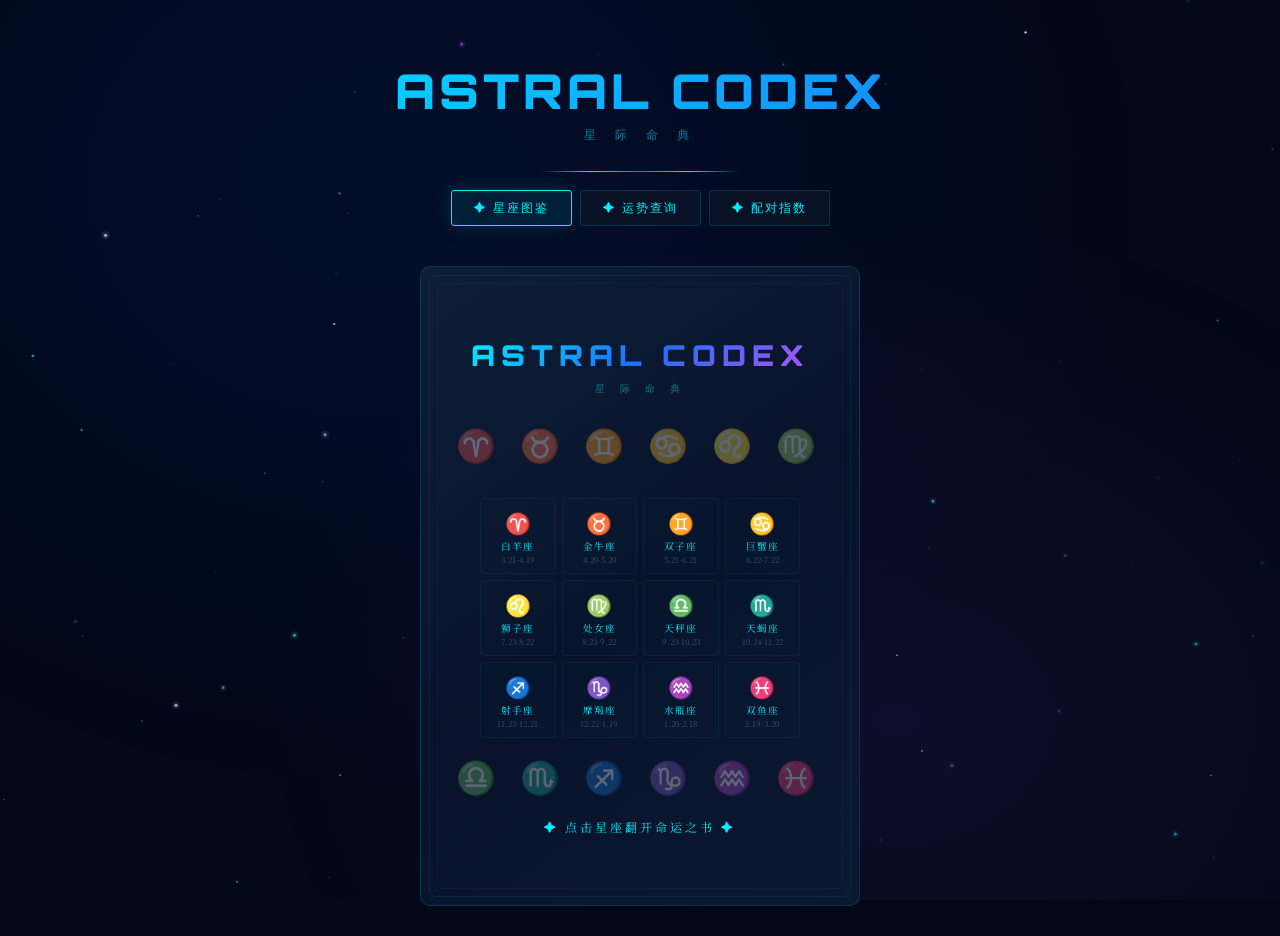
<file: constellation.html>
<!DOCTYPE html>
<html lang="zh-CN">
<head>
<meta charset="UTF-8">
<meta name="viewport" content="width=device-width, initial-scale=1.0">
<title>星际命典 - Astral Codex</title>
<style>
@import url('https://fonts.googleapis.com/css2?family=Orbitron:wght@400;700;900&family=Noto+Serif+SC:wght@400;700&display=swap');
*{margin:0;padding:0;box-sizing:border-box}
:root{--cyan:#0ef;--blue:#1a6fff;--purple:#a855f7;--gold:#f0c040;--bg:#020818;--card:#0a1628;--text:#c8d8f0}
html{scroll-behavior:smooth}
body{min-height:100vh;background:var(--bg);color:var(--text);font-family:'Noto Serif SC',serif;overflow-x:hidden}

/* ===== 星空背景 ===== */
#stars{position:fixed;inset:0;z-index:0;pointer-events:none}
body::after{content:'';position:fixed;inset:0;background:radial-gradient(ellipse at 30% 20%,rgba(10,60,180,.12),transparent 60%),radial-gradient(ellipse at 70% 80%,rgba(168,85,247,.08),transparent 50%);z-index:0;pointer-events:none}
.wrap{position:relative;z-index:1;max-width:1100px;margin:0 auto;padding:20px}

/* ===== 标题 ===== */
.hdr{text-align:center;padding:40px 20px 10px}
.hdr h1{font-family:'Orbitron',sans-serif;font-size:clamp(1.8rem,4.5vw,3rem);font-weight:900;background:linear-gradient(135deg,var(--cyan),var(--blue),var(--purple),var(--gold));background-size:300% 300%;-webkit-background-clip:text;-webkit-text-fill-color:transparent;background-clip:text;animation:hShift 8s ease infinite;letter-spacing:4px}
@keyframes hShift{0%,100%{background-position:0% 50%}50%{background-position:100% 50%}}
.hdr .sub{font-family:'Orbitron',sans-serif;font-size:.72rem;color:var(--cyan);letter-spacing:8px;opacity:.5;margin-top:6px}
.divider{width:200px;height:1px;margin:18px auto;background:linear-gradient(90deg,transparent,var(--cyan),var(--blue),var(--cyan),transparent)}

/* ===== 导航标签 ===== */
.nav{display:flex;justify-content:center;flex-wrap:wrap;gap:8px;margin-bottom:30px}
.nav button{font-family:'Orbitron',sans-serif;font-size:.72rem;padding:9px 22px;background:rgba(10,22,40,.7);border:1px solid rgba(0,238,255,.15);color:var(--cyan);cursor:pointer;border-radius:3px;transition:all .3s;letter-spacing:2px;backdrop-filter:blur(6px)}
.nav button:hover{border-color:rgba(0,238,255,.4);box-shadow:0 0 18px rgba(0,238,255,.1)}
.nav button.on{background:rgba(0,238,255,.08);border-color:var(--cyan);box-shadow:0 0 20px rgba(0,238,255,.15),inset 0 0 20px rgba(0,238,255,.04)}

/* ===== 面板通用 ===== */
.panel{display:none;animation:fadeIn .5s ease}
.panel.show{display:block}
@keyframes fadeIn{from{opacity:0;transform:translateY(12px)}to{opacity:1;transform:translateY(0)}}

/* ===== 星座书（翻书效果）===== */
.book-wrap{display:flex;justify-content:center;padding:10px 0;perspective:2200px}
.book{position:relative;transform-style:preserve-3d;transition:width .6s ease}
.book.closed{width:440px;height:640px}
.book.opened{width:920px;height:640px}

/* 封面 - 单页合拢 */
.book-cover{position:absolute;inset:0;background:linear-gradient(145deg,#0d1e38,#08132a 50%,#0a1830);border:1px solid rgba(0,238,255,.15);border-radius:10px;display:flex;flex-direction:column;align-items:center;justify-content:center;cursor:pointer;z-index:70;transition:opacity .5s,transform .5s;overflow:hidden;padding:36px 30px}
.book-cover::before{content:'';position:absolute;inset:8px;border:1px solid rgba(0,238,255,.08);border-radius:7px;pointer-events:none}
.book-cover::after{content:'';position:absolute;inset:16px;border:1px solid rgba(168,85,247,.06);border-radius:5px;pointer-events:none}
.book-cover.hidden{opacity:0;pointer-events:none;transform:scale(.95)}
.cover-title{font-family:'Orbitron',sans-serif;font-size:1.8rem;font-weight:900;background:linear-gradient(135deg,var(--cyan),var(--blue),var(--purple));-webkit-background-clip:text;-webkit-text-fill-color:transparent;background-clip:text;letter-spacing:6px;margin-bottom:8px}
.cover-sub{font-family:'Orbitron',sans-serif;font-size:.65rem;color:var(--cyan);letter-spacing:6px;opacity:.45;margin-bottom:24px}
.cover-symbols{font-size:2rem;letter-spacing:8px;margin-bottom:24px;opacity:.35;color:var(--cyan);white-space:nowrap}
.cover-grid-wrap{width:100%;max-width:320px}
.cover-grid{display:grid;grid-template-columns:repeat(4,1fr);gap:6px;margin-top:8px}
.cover-grid .zitem{text-align:center;padding:8px 2px;border:1px solid rgba(0,238,255,.06);border-radius:4px;cursor:pointer;transition:all .3s;background:rgba(0,238,255,.01)}
.cover-grid .zitem:hover{border-color:rgba(0,238,255,.35);background:rgba(0,238,255,.07);box-shadow:0 0 14px rgba(0,238,255,.1);transform:translateY(-2px)}
.cover-grid .zitem .sym{font-size:1.3rem;display:block}
.cover-grid .zitem .zname{font-size:.6rem;color:var(--cyan);letter-spacing:1px;margin-top:2px;display:block;white-space:nowrap}
.cover-grid .zitem .zdate{font-size:.5rem;color:rgba(200,216,240,.3);margin-top:1px;display:block;white-space:nowrap}
.cover-hint{font-size:.75rem;color:var(--cyan);margin-top:20px;letter-spacing:3px;animation:coverPulse 2.5s ease infinite}
@keyframes coverPulse{0%,100%{opacity:.45}50%{opacity:.85}}

/* 翻页内容区 */
.book-inner{position:absolute;inset:0;display:none}
.book-left{position:absolute;left:0;width:50%;height:100%;background:linear-gradient(225deg,#0c1a30,#0a1424);border:1px solid rgba(0,238,255,.1);border-right:none;border-radius:8px 0 0 8px;padding:34px 30px;overflow:hidden}
.book-spine{position:absolute;left:50%;top:0;width:2px;height:100%;background:linear-gradient(180deg,transparent,var(--cyan),var(--blue),var(--cyan),transparent);opacity:.3;z-index:50}
.page{position:absolute;width:50%;height:100%;right:0;transform-origin:left center;transform-style:preserve-3d;transition:transform 1s cubic-bezier(.645,.045,.355,1);z-index:1;cursor:pointer}
.page.flipped{transform:rotateY(-180deg);z-index:0}
.page-front,.page-back{position:absolute;width:100%;height:100%;backface-visibility:hidden;padding:34px 30px;overflow:hidden}
.page-front{background:linear-gradient(135deg,#0c1a30,#0a1424);border:1px solid rgba(0,238,255,.1);border-left:none;border-radius:0 8px 8px 0}
.page-back{transform:rotateY(180deg);background:linear-gradient(225deg,#0c1a30,#0a1424);border:1px solid rgba(0,238,255,.1);border-right:none;border-radius:8px 0 0 8px}
.page-title{font-family:'Orbitron',sans-serif;font-size:1.05rem;color:var(--cyan);margin-bottom:16px;letter-spacing:2px;border-bottom:1px solid rgba(0,238,255,.1);padding-bottom:10px}
.page-content{font-size:.95rem;line-height:2;color:rgba(200,216,240,.8)}
.page-content b{color:var(--gold);font-size:1rem}
.page-content .tag{display:inline-block;background:rgba(0,238,255,.06);border:1px solid rgba(0,238,255,.15);padding:3px 12px;border-radius:2px;font-size:.78rem;color:var(--cyan);margin:3px 3px;letter-spacing:1px}
.book-nav{display:flex;justify-content:center;gap:16px;margin-top:16px}
.book-nav button{font-family:'Orbitron',sans-serif;font-size:.68rem;padding:8px 22px;background:rgba(10,22,40,.6);border:1px solid rgba(0,238,255,.15);color:var(--cyan);cursor:pointer;border-radius:2px;transition:all .3s;letter-spacing:2px}
.book-nav button:hover{border-color:var(--cyan);box-shadow:0 0 12px rgba(0,238,255,.1)}
.book-nav .pg-info{font-family:'Orbitron',sans-serif;font-size:.68rem;color:rgba(0,238,255,.4);align-self:center;letter-spacing:2px}

/* 元素分类 */
.elem-section{margin:10px 0}
.elem-title{font-family:'Orbitron',sans-serif;font-size:.7rem;letter-spacing:3px;margin-bottom:8px;padding:4px 10px;border-radius:2px;display:inline-block}
.elem-fire{color:#ff6b35;border-bottom:1px solid rgba(255,107,53,.3)}
.elem-earth{color:#8b9a46;border-bottom:1px solid rgba(139,154,70,.3)}
.elem-air{color:#5cc8ff;border-bottom:1px solid rgba(92,200,255,.3)}
.elem-water{color:#7c6cf0;border-bottom:1px solid rgba(124,108,240,.3)}

/* 隐藏滚动条 */
.page-front::-webkit-scrollbar,.page-back::-webkit-scrollbar,.book-left::-webkit-scrollbar{display:none}
.page-front,.page-back,.book-left{scrollbar-width:none;-ms-overflow-style:none}
.zodiac-grid .zitem .zname{font-size:.75rem;color:var(--cyan);letter-spacing:1px}
.zodiac-grid .zitem .zdate{font-size:.62rem;color:rgba(200,216,240,.4);margin-top:2px}

/* 元素分类 */
.elem-section{margin:12px 0}
.elem-title{font-family:'Orbitron',sans-serif;font-size:.7rem;letter-spacing:3px;margin-bottom:8px;padding:4px 10px;border-radius:2px;display:inline-block}
.elem-fire{color:#ff6b35;border-bottom:1px solid rgba(255,107,53,.3)}
.elem-earth{color:#8b9a46;border-bottom:1px solid rgba(139,154,70,.3)}
.elem-air{color:#5cc8ff;border-bottom:1px solid rgba(92,200,255,.3)}
.elem-water{color:#7c6cf0;border-bottom:1px solid rgba(124,108,240,.3)}

/* ===== 运势查询面板 ===== */
.fortune-box{max-width:600px;margin:0 auto}
.input-group{display:flex;gap:10px;margin-bottom:20px;flex-wrap:wrap;justify-content:center}
.input-group input,.input-group select{font-family:'Noto Serif SC',serif;font-size:.88rem;padding:10px 16px;background:rgba(10,22,40,.8);border:1px solid rgba(0,238,255,.15);color:var(--text);border-radius:3px;outline:none;transition:border-color .3s;flex:1;min-width:100px;-moz-appearance:textfield}
.input-group input::-webkit-outer-spin-button,.input-group input::-webkit-inner-spin-button{-webkit-appearance:none;margin:0}
.input-group input:focus,.input-group select:focus{border-color:var(--cyan);box-shadow:0 0 12px rgba(0,238,255,.1)}
.input-group select option{background:#0a1628}
.btn-main{font-family:'Orbitron',sans-serif;font-size:.78rem;padding:10px 30px;background:linear-gradient(135deg,rgba(0,238,255,.1),rgba(26,111,255,.1));border:1px solid var(--cyan);color:var(--cyan);cursor:pointer;border-radius:3px;letter-spacing:2px;transition:all .3s;min-width:auto;flex:none}
.btn-main:hover{background:linear-gradient(135deg,rgba(0,238,255,.18),rgba(26,111,255,.15));box-shadow:0 0 25px rgba(0,238,255,.15);transform:translateY(-1px)}

/* 运势结果卡 */
.result-card{background:rgba(10,22,40,.7);border:1px solid rgba(0,238,255,.12);border-radius:8px;padding:24px;backdrop-filter:blur(8px);position:relative;overflow:hidden;animation:fadeIn .6s ease}
.result-card::before{content:'';position:absolute;top:0;left:0;right:0;height:2px;background:linear-gradient(90deg,transparent,var(--cyan),var(--blue),var(--purple),transparent)}
.result-card .rc-head{display:flex;align-items:center;gap:16px;margin-bottom:18px;padding-bottom:14px;border-bottom:1px solid rgba(0,238,255,.08)}
.result-card .rc-sym{font-size:2.8rem;line-height:1;filter:drop-shadow(0 0 12px rgba(0,238,255,.3))}
.result-card .rc-info h3{font-family:'Orbitron',sans-serif;font-size:1rem;color:var(--cyan);letter-spacing:2px}
.result-card .rc-info p{font-size:.78rem;color:rgba(200,216,240,.5);margin-top:3px}
.meter{display:flex;align-items:center;gap:8px;margin:6px 0}
.meter-label{font-size:.75rem;color:rgba(200,216,240,.6);width:70px;text-align:right;flex-shrink:0}
.meter-bar{flex:1;height:6px;background:rgba(0,238,255,.06);border-radius:3px;overflow:hidden}
.meter-fill{height:100%;border-radius:3px;transition:width 1s ease;background:linear-gradient(90deg,var(--cyan),var(--blue))}
.meter-fill.high{background:linear-gradient(90deg,var(--gold),#f08030)}
.meter-val{font-family:'Orbitron',sans-serif;font-size:.65rem;color:var(--cyan);width:30px}
.fortune-section{margin-top:16px}
.fortune-section h4{font-family:'Orbitron',sans-serif;font-size:.72rem;color:var(--purple);letter-spacing:2px;margin-bottom:8px}
.fortune-section p{font-size:.85rem;line-height:1.9;color:rgba(200,216,240,.75);padding-left:12px;border-left:2px solid rgba(168,85,247,.15)}

/* ===== 配对面板 ===== */
.match-box{max-width:650px;margin:0 auto}
.match-row{display:flex;gap:12px;align-items:end;justify-content:center;flex-wrap:wrap;margin-bottom:24px}
.match-row select{font-family:'Noto Serif SC',serif;font-size:.88rem;padding:10px 16px;background:rgba(10,22,40,.8);border:1px solid rgba(0,238,255,.15);color:var(--text);border-radius:3px;outline:none;transition:border-color .3s;width:160px}
.match-row select:focus{border-color:var(--cyan)}
#matchCombo select{font-family:'Noto Serif SC',serif;font-size:.85rem;padding:9px 14px;background:rgba(10,22,40,.8);border:1px solid rgba(0,238,255,.15);color:var(--text);border-radius:3px;outline:none;transition:border-color .3s;display:block}
#matchCombo select:focus{border-color:var(--cyan)}
#matchCombo select option{background:#0a1628}
.match-row select option{background:#0a1628}
.match-vs{font-family:'Orbitron',sans-serif;font-size:.9rem;color:var(--purple);align-self:center}
.match-result{animation:fadeIn .6s ease}
.match-pair{display:flex;justify-content:center;align-items:center;gap:30px;margin-bottom:20px}
.match-pair .mp-item{text-align:center}
.match-pair .mp-sym{font-size:2.6rem;display:block;filter:drop-shadow(0 0 10px rgba(0,238,255,.25))}
.match-pair .mp-name{font-size:.82rem;color:var(--cyan);margin-top:4px;letter-spacing:1px}
.match-heart{font-size:1.8rem;color:var(--purple);animation:heartBeat 1.5s ease infinite}
@keyframes heartBeat{0%,100%{transform:scale(1)}50%{transform:scale(1.2)}}
.match-score{text-align:center;margin:14px 0}
.match-score .big{font-family:'Orbitron',sans-serif;font-size:2.5rem;font-weight:900;background:linear-gradient(135deg,var(--cyan),var(--purple));-webkit-background-clip:text;-webkit-text-fill-color:transparent;background-clip:text}
.match-score .lbl{font-size:.72rem;color:rgba(200,216,240,.4);letter-spacing:3px;margin-top:2px}
.match-detail{display:grid;grid-template-columns:1fr 1fr;gap:12px;margin-top:16px}
.match-detail .md-card{background:rgba(0,238,255,.03);border:1px solid rgba(0,238,255,.08);border-radius:4px;padding:14px;transition:border-color .3s}
.match-detail .md-card:hover{border-color:rgba(0,238,255,.2)}
.match-detail .md-card h5{font-family:'Orbitron',sans-serif;font-size:.65rem;color:var(--cyan);letter-spacing:2px;margin-bottom:6px}
.match-detail .md-card p{font-size:.8rem;line-height:1.7;color:rgba(200,216,240,.65)}

/* 属相配对切换 */
.match-tabs{display:flex;justify-content:center;gap:6px;margin-bottom:16px}
.match-tabs button{font-size:.78rem;padding:6px 18px;background:transparent;border:1px solid rgba(168,85,247,.15);color:rgba(168,85,247,.6);cursor:pointer;border-radius:2px;transition:all .3s;font-family:'Noto Serif SC',serif}
.match-tabs button.on{background:rgba(168,85,247,.08);border-color:var(--purple);color:var(--purple)}

/* 页面滚动条 */
.page-front::-webkit-scrollbar,.page-back::-webkit-scrollbar,.book-left::-webkit-scrollbar{width:3px}
.page-front::-webkit-scrollbar-thumb,.page-back::-webkit-scrollbar-thumb,.book-left::-webkit-scrollbar-thumb{background:rgba(0,238,255,.15);border-radius:3px}

@media(max-width:960px){
  .book.closed{width:380px;height:560px}
  .book.opened{width:760px;height:560px}
  .cover-grid{grid-template-columns:repeat(3,1fr)}
}
@media(max-width:780px){
  .book.opened{width:96vw;height:520px}
  .page-front,.page-back,.book-left{padding:22px 18px}
}
@media(max-width:520px){
  .book.closed{width:90vw;height:500px}
  .book.opened{width:96vw;height:440px}
  .page-content{font-size:.85rem;line-height:1.85}
  .match-detail{grid-template-columns:1fr}
  .cover-grid{grid-template-columns:repeat(3,1fr)}
  .cover-title{font-size:1.3rem}
}
</style>
</head>
<body>
<canvas id="stars"></canvas>
<div class="wrap">
  <header class="hdr">
    <h1>ASTRAL CODEX</h1>
    <p class="sub">星 际 命 典</p>
  </header>
  <div class="divider"></div>
  <nav class="nav">
    <button class="on" onclick="showPanel('book')">✦ 星座图鉴</button>
    <button onclick="showPanel('fortune')">✦ 运势查询</button>
    <button onclick="showPanel('match')">✦ 配对指数</button>
  </nav>

  <!-- ===== 星座书 ===== -->
  <div class="panel show" id="panelBook">
    <div class="book-wrap">
      <div class="book closed" id="book">
        <div class="book-cover" id="bookCover"></div>
        <div class="book-inner" id="bookInner">
          <div class="book-left" id="bookLeft"></div>
          <div class="book-spine"></div>
        </div>
      </div>
    </div>
    <div class="book-nav" id="bookNav" style="display:none">
      <button onclick="backToCover()">◁ 总览</button>
      <button onclick="bookPrev()">◁ PREV</button>
      <span class="pg-info" id="pgInfo">1 / 12</span>
      <button onclick="bookNext()">NEXT ▷</button>
    </div>
  </div>

  <!-- ===== 运势查询 ===== -->
  <div class="panel" id="panelFortune">
    <div class="fortune-box">
      <div style="text-align:center;margin-bottom:20px">
        <p style="font-family:'Orbitron',sans-serif;font-size:.8rem;color:var(--cyan);letter-spacing:3px;margin-bottom:8px">✦ PERSONAL HOROSCOPE ✦</p>
        <p style="font-size:.88rem;color:rgba(200,216,240,.6);line-height:1.8">输入你的出生日期，星际命典将为你解析专属星座档案、<br>性格密码，以及近期与长期的命运走向。</p>
      </div>
      <div class="input-group">
        <input type="number" id="fYear" placeholder="出生年份" min="1940" max="2026" value="2000">
        <input type="number" id="fMonth" placeholder="月" min="1" max="12" value="6">
        <input type="number" id="fDay" placeholder="日" min="1" max="31" value="15">
        <button class="btn-main" onclick="queryFortune()">ANALYZE</button>
      </div>
      <div id="fortuneResult"></div>
    </div>
  </div>

  <!-- ===== 配对指数 ===== -->
  <div class="panel" id="panelMatch">
    <div class="match-box">
      <div style="text-align:center;margin-bottom:20px">
        <p style="font-family:'Orbitron',sans-serif;font-size:.8rem;color:var(--purple);letter-spacing:3px;margin-bottom:8px">✦ COMPATIBILITY SCAN ✦</p>
        <p style="font-size:.88rem;color:rgba(200,216,240,.6);line-height:1.8">探测两个星座或属相之间的宇宙共振频率，<br>解锁你们在爱情、友谊、事业上的契合密码。</p>
      </div>
      <div class="match-tabs">
        <button class="on" onclick="switchMatchType('zodiac',this)">星座配对</button>
        <button onclick="switchMatchType('shengxiao',this)">属相配对</button>
        <button onclick="switchMatchType('combo',this)">星座+属相</button>
      </div>
      <div id="matchZodiac">
        <p style="text-align:center;font-size:.78rem;color:rgba(200,216,240,.4);margin-bottom:12px">选择两个星座，查看基于四元素相性的深度配对分析</p>
        <div class="match-row">
          <select id="matchA"></select>
          <span class="match-vs">✦</span>
          <select id="matchB"></select>
          <button class="btn-main" onclick="queryMatch()">MATCH</button>
        </div>
      </div>
      <div id="matchShengxiao" style="display:none">
        <p style="text-align:center;font-size:.78rem;color:rgba(200,216,240,.4);margin-bottom:12px">选择两个生肖，查看三合六合关系与相性指数</p>
        <div class="match-row">
          <select id="sxA"></select>
          <span class="match-vs">✦</span>
          <select id="sxB"></select>
          <button class="btn-main" onclick="querySxMatch()">MATCH</button>
        </div>
      </div>
      <div id="matchCombo" style="display:none">
        <p style="text-align:center;font-size:.78rem;color:rgba(200,216,240,.4);margin-bottom:12px">同时选择双方的星座与属相，获取中西合璧的综合配对报告</p>
        <div style="display:flex;gap:16px;flex-wrap:wrap;justify-content:center;margin-bottom:12px">
          <div style="text-align:center">
            <p style="font-size:.68rem;color:var(--cyan);letter-spacing:2px;margin-bottom:6px">— 她/他 —</p>
            <select id="comboZA" style="width:140px;margin-bottom:6px"></select>
            <select id="comboSA" style="width:140px"></select>
          </div>
          <span class="match-vs" style="align-self:center;margin-top:12px">✦</span>
          <div style="text-align:center">
            <p style="font-size:.68rem;color:var(--cyan);letter-spacing:2px;margin-bottom:6px">— 我 —</p>
            <select id="comboZB" style="width:140px;margin-bottom:6px"></select>
            <select id="comboSB" style="width:140px"></select>
          </div>
        </div>
        <div style="text-align:center"><button class="btn-main" onclick="queryComboMatch()">FULL SCAN</button></div>
      </div>
      <div id="matchResult"></div>
    </div>
  </div>
</div>

<script>
// ========== 星座数据 ==========
const Z=[
{name:"白羊座",en:"Aries",sym:"♈",date:"3.21-4.19",elem:"fire",elemCn:"火象",ruler:"火星",trait:["热情","勇敢","冲动","直率"],
 desc:"白羊座是黄道十二宫的第一个星座，象征着新生与开拓。火星赋予了白羊座无穷的行动力和开拓精神。",
 love:"在爱情中直接而热烈，追求时不遗余力。需要找到能跟上你节奏的伴侣。",
 career:"天生的领导者，适合创业、竞技类职业。在需要快速决断的领域表现出色。",
 lucky:{num:"9, 18, 27",color:"红色、白色",stone:"钻石",day:"星期二"}},
{name:"金牛座",en:"Taurus",sym:"♉",date:"4.20-5.20",elem:"earth",elemCn:"土象",ruler:"金星",trait:["稳重","务实","固执","忠诚"],
 desc:"金牛座由金星守护，追求物质与精神的双重富足。坚韧不拔的性格让金牛座总能达成目标。",
 love:"对感情忠诚持久，注重安全感和稳定性。一旦认定就会全心投入。",
 career:"金融、艺术、美食等领域的佼佼者。脚踏实地是你最大的优势。",
 lucky:{num:"6, 15, 24",color:"绿色、粉色",stone:"祖母绿",day:"星期五"}},
{name:"双子座",en:"Gemini",sym:"♊",date:"5.21-6.21",elem:"air",elemCn:"风象",ruler:"水星",trait:["灵活","机智","善变","好奇"],
 desc:"双子座由水星主宰，拥有敏捷的思维和超强的沟通能力。双面性格让双子充满魅力与神秘感。",
 love:"需要精神上的共鸣和持续的新鲜感。沟通是你维系感情的关键。",
 career:"传媒、写作、销售等需要沟通力的行业最适合你。善于同时处理多项事务。",
 lucky:{num:"5, 14, 23",color:"黄色、银色",stone:"玛瑙",day:"星期三"}},
{name:"巨蟹座",en:"Cancer",sym:"♋",date:"6.22-7.22",elem:"water",elemCn:"水象",ruler:"月亮",trait:["温柔","敏感","顾家","情绪化"],
 desc:"巨蟹座由月亮守护，情感丰富而细腻。家庭和安全感是巨蟹座永恒的追求。",
 love:"深情且专一，把爱人视如珍宝。倾向于营造温馨的二人世界。",
 career:"教育、医疗、餐饮等服务型行业。你的同理心是最大的职场优势。",
 lucky:{num:"2, 11, 20",color:"白色、银色",stone:"珍珠",day:"星期一"}},
{name:"狮子座",en:"Leo",sym:"♌",date:"7.23-8.22",elem:"fire",elemCn:"火象",ruler:"太阳",trait:["自信","慷慨","骄傲","热情"],
 desc:"狮子座由太阳主宰，天生具有王者风范。慷慨大方的性格让你身边总是朋友如云。",
 love:"在爱情中渴望被崇拜和仰望。你的热情和浪漫让伴侣感到被珍视。",
 career:"演艺、管理、时尚等需要展现个人魅力的领域。你注定是舞台中心。",
 lucky:{num:"1, 10, 19",color:"金色、橙色",stone:"红宝石",day:"星期日"}},
{name:"处女座",en:"Virgo",sym:"♍",date:"8.23-9.22",elem:"earth",elemCn:"土象",ruler:"水星",trait:["细致","完美","谦虚","挑剔"],
 desc:"处女座由水星守护，以极致的细节追求和分析能力著称。你对完美的执着推动世界变得更好。",
 love:"在感情中注重细节和品质。你的付出往往体现在无微不至的关怀中。",
 career:"科研、编辑、医疗等需要精确度的职业。你的严谨是无可替代的。",
 lucky:{num:"5, 14, 23",color:"灰色、米色",stone:"蓝宝石",day:"星期三"}},
{name:"天秤座",en:"Libra",sym:"♎",date:"9.23-10.23",elem:"air",elemCn:"风象",ruler:"金星",trait:["优雅","公正","犹豫","社交"],
 desc:"天秤座由金星守护，追求和谐与美的平衡。天生的外交家，在人际关系中游刃有余。",
 love:"渴望势均力敌的伴侣关系。你的浪漫和优雅让人难以抗拒。",
 career:"法律、外交、设计等需要平衡感的领域。你是天生的协调者。",
 lucky:{num:"6, 15, 24",color:"粉色、蓝色",stone:"蛋白石",day:"星期五"}},
{name:"天蝎座",en:"Scorpio",sym:"♏",date:"10.24-11.22",elem:"water",elemCn:"水象",ruler:"冥王星",trait:["深邃","坚定","神秘","占有欲"],
 desc:"天蝎座由冥王星主宰，拥有最强大的意志力和洞察力。你能看穿所有伪装。",
 love:"爱得深沉而热烈，占有欲强但也极度忠诚。你的爱是全身心的投入。",
 career:"侦探、心理学、金融等需要深度分析的领域。你的洞察力无人能及。",
 lucky:{num:"4, 13, 22",color:"暗红色、黑色",stone:"黄玉",day:"星期二"}},
{name:"射手座",en:"Sagittarius",sym:"♐",date:"11.23-12.21",elem:"fire",elemCn:"火象",ruler:"木星",trait:["乐观","自由","直率","冒险"],
 desc:"射手座由木星守护，永远在追寻真理和自由的旅途上。乐观的天性让你成为人群中的开心果。",
 love:"追求精神自由的伴侣关系。旅行和冒险是你表达爱的方式。",
 career:"旅游、哲学、教育等开拓视野的行业。世界是你的课堂。",
 lucky:{num:"3, 12, 21",color:"紫色、蓝色",stone:"绿松石",day:"星期四"}},
{name:"摩羯座",en:"Capricorn",sym:"♑",date:"12.22-1.19",elem:"earth",elemCn:"土象",ruler:"土星",trait:["坚韧","务实","严谨","野心"],
 desc:"摩羯座由土星主宰，是最具耐力和目标感的星座。你相信时间会证明一切努力的价值。",
 love:"在感情中缓慢而坚定。你的爱不浮夸但最为可靠和持久。",
 career:"企业管理、建筑、政府等需要长远规划的领域。你是最强的执行者。",
 lucky:{num:"8, 17, 26",color:"黑色、深棕",stone:"石榴石",day:"星期六"}},
{name:"水瓶座",en:"Aquarius",sym:"♒",date:"1.20-2.18",elem:"air",elemCn:"风象",ruler:"天王星",trait:["独立","创新","叛逆","博爱"],
 desc:"水瓶座由天王星守护，是最具前瞻性和创造力的星座。你为人类的未来而思考。",
 love:"追求灵魂层面的连接，不喜欢被束缚。友谊式的爱情最适合你。",
 career:"科技、公益、航空等面向未来的行业。你的创新思维改变世界。",
 lucky:{num:"7, 16, 25",color:"蓝色、银色",stone:"紫水晶",day:"星期六"}},
{name:"双鱼座",en:"Pisces",sym:"♓",date:"2.19-3.20",elem:"water",elemCn:"水象",ruler:"海王星",trait:["浪漫","直觉","梦幻","共情"],
 desc:"双鱼座由海王星主宰，游弋在梦幻与现实之间。强大的直觉和共情能力是你最珍贵的天赋。",
 love:"在爱情中浪漫而理想化。你能感知伴侣最细微的情绪变化。",
 career:"艺术、音乐、心理咨询等需要感受力的领域。你是最好的倾听者。",
 lucky:{num:"3, 12, 21",color:"海蓝、紫色",stone:"海蓝宝石",day:"星期四"}}
];

const SX=["鼠","牛","虎","兔","龙","蛇","马","羊","猴","鸡","狗","猪"];

// ========== 导航切换 ==========
function showPanel(id){
  document.querySelectorAll('.panel').forEach(p=>p.classList.remove('show'));
  document.getElementById('panel'+id.charAt(0).toUpperCase()+id.slice(1)).classList.add('show');
  document.querySelectorAll('.nav button').forEach((b,i)=>b.classList.toggle('on',['book','fortune','match'][i]===id));
}

// ========== 星座书 ==========
let curPage=0;
const totalPages=12;

function buildCover(){
  const cover=document.getElementById('bookCover');
  let grid='';
  Z.forEach((z,i)=>{
    grid+=`<div class="zitem" onclick="event.stopPropagation();enterBook(${i})"><span class="sym">${z.sym}</span><span class="zname">${z.name}</span><span class="zdate">${z.date}</span></div>`;
  });
  cover.innerHTML=`
    <div class="cover-title">ASTRAL CODEX</div>
    <div class="cover-sub">星 际 命 典</div>
    <div class="cover-symbols">♈ ♉ ♊ ♋ ♌ ♍</div>
    <div class="cover-grid-wrap">
      <div class="cover-grid">${grid}</div>
    </div>
    <div class="cover-symbols" style="margin-top:14px;margin-bottom:0">♎ ♏ ♐ ♑ ♒ ♓</div>
    <p class="cover-hint">✦ 点击星座翻开命运之书 ✦</p>`;
}

function enterBook(targetIdx){
  const book=document.getElementById('book');
  const cover=document.getElementById('bookCover');
  // 展开书
  book.classList.remove('closed');
  book.classList.add('opened');
  cover.classList.add('hidden');
  setTimeout(()=>{
    document.getElementById('bookInner').style.display='block';
    document.getElementById('bookNav').style.display='flex';
    curPage=0;
    buildPages();
    if(targetIdx>0)setTimeout(()=>jumpToPage(targetIdx),150);
  },500);
}

function backToCover(){
  const book=document.getElementById('book');
  const cover=document.getElementById('bookCover');
  document.getElementById('bookInner').style.display='none';
  document.getElementById('bookNav').style.display='none';
  document.getElementById('bookInner').querySelectorAll('.page').forEach(p=>p.remove());
  cover.classList.remove('hidden');
  book.classList.remove('opened');
  book.classList.add('closed');
  curPage=0;
}

function buildPages(){
  const container=document.getElementById('bookInner');
  container.querySelectorAll('.page').forEach(p=>p.remove());
  Z.forEach((z,i)=>{
    const page=document.createElement('div');
    page.className='page';
    page.style.zIndex=totalPages-i;
    page.dataset.idx=i;
    const ec={fire:'#ff6b35',earth:'#8b9a46',air:'#5cc8ff',water:'#7c6cf0'}[z.elem];
    page.innerHTML=`
      <div class="page-front">
        <div class="page-title" style="color:${ec}">${z.sym} ${z.name} <span style="opacity:.4;font-size:.72rem">${z.en}</span></div>
        <div class="page-content">
          <div style="font-size:3rem;text-align:center;margin:14px 0;filter:drop-shadow(0 0 14px ${ec}50)">${z.sym}</div>
          <p style="text-align:center;font-size:.82rem;color:${ec};margin-bottom:14px;letter-spacing:2px">${z.date} · ${z.elemCn} · 守护星：${z.ruler}</p>
          <p style="font-size:.95rem;line-height:2.1">${z.desc}</p>
          <div style="margin-top:14px">${z.trait.map(t=>`<span class="tag">${t}</span>`).join('')}</div>
          <p style="margin-top:18px;font-size:.8rem;color:rgba(200,216,240,.4);text-align:center">▸ 点击翻页查看详情 →</p>
        </div>
      </div>
      <div class="page-back">
        <div class="page-title" style="color:${ec}">${z.sym} ${z.name} · 详解</div>
        <div class="page-content">
          <b style="font-size:.95rem">💕 爱情</b>
          <p style="margin:6px 0 16px;padding-left:14px;border-left:2px solid ${ec}30;font-size:.95rem;line-height:2">${z.love}</p>
          <b style="font-size:.95rem">💼 事业</b>
          <p style="margin:6px 0 16px;padding-left:14px;border-left:2px solid ${ec}30;font-size:.95rem;line-height:2">${z.career}</p>
          <b style="font-size:.95rem">🍀 幸运物</b>
          <div style="margin-top:8px;display:grid;grid-template-columns:1fr 1fr;gap:6px 16px">
            <p style="font-size:.9rem">幸运数字：<span style="color:${ec}">${z.lucky.num}</span></p>
            <p style="font-size:.9rem">幸运颜色：<span style="color:${ec}">${z.lucky.color}</span></p>
            <p style="font-size:.9rem">守护宝石：<span style="color:${ec}">${z.lucky.stone}</span></p>
            <p style="font-size:.9rem">幸运日：<span style="color:${ec}">${z.lucky.day}</span></p>
          </div>
        </div>
      </div>`;
    page.addEventListener('click',()=>{
      if(!page.classList.contains('flipped')&&parseInt(page.dataset.idx)===curPage)bookNext();
    });
    container.appendChild(page);
  });
  updateBookLeft();
  updatePageInfo();
}

function updateBookLeft(){
  const left=document.getElementById('bookLeft');
  if(curPage===0){
    const z=Z[0];
    const ec={fire:'#ff6b35',earth:'#8b9a46',air:'#5cc8ff',water:'#7c6cf0'}[z.elem];
    left.innerHTML=`
      <div class="page-title" style="color:${ec};text-align:center">✦ ${z.sym} ${z.name}</div>
      <div class="page-content" style="text-align:center">
        <p style="font-size:3.5rem;margin:20px 0;filter:drop-shadow(0 0 14px ${ec}40)">${z.sym}</p>
        <p style="font-size:.85rem;color:${ec};margin-bottom:14px;letter-spacing:2px">${z.date} · ${z.elemCn}</p>
        <p style="font-size:.92rem;line-height:2;text-align:left">${z.desc}</p>
        <p style="margin-top:20px;font-size:.78rem;color:rgba(200,216,240,.25)">这是第一页 · 向右翻页浏览更多星座</p>
      </div>`;
  }else{
    const pz=Z[curPage-1];
    const ec={fire:'#ff6b35',earth:'#8b9a46',air:'#5cc8ff',water:'#7c6cf0'}[pz.elem];
    left.innerHTML=`
      <div class="page-title" style="color:${ec}">${pz.sym} ${pz.name} · 详解</div>
      <div class="page-content">
        <b style="font-size:.95rem">💕 爱情</b>
        <p style="margin:6px 0 16px;padding-left:14px;border-left:2px solid ${ec}30;font-size:.95rem;line-height:2">${pz.love}</p>
        <b style="font-size:.95rem">💼 事业</b>
        <p style="margin:6px 0 16px;padding-left:14px;border-left:2px solid ${ec}30;font-size:.95rem;line-height:2">${pz.career}</p>
        <b style="font-size:.95rem">🍀 幸运物</b>
        <div style="margin-top:8px;display:grid;grid-template-columns:1fr 1fr;gap:6px 16px">
          <p style="font-size:.9rem">幸运数字：<span style="color:${ec}">${pz.lucky.num}</span></p>
          <p style="font-size:.9rem">幸运颜色：<span style="color:${ec}">${pz.lucky.color}</span></p>
          <p style="font-size:.9rem">守护宝石：<span style="color:${ec}">${pz.lucky.stone}</span></p>
          <p style="font-size:.9rem">幸运日：<span style="color:${ec}">${pz.lucky.day}</span></p>
        </div>
      </div>`;
  }
}
function bookNext(){
  if(curPage>=totalPages)return;
  const pages=document.querySelectorAll('.page');
  pages[curPage].classList.add('flipped');
  pages[curPage].style.zIndex=curPage+1; // 翻过的页：越晚翻的越靠上
  curPage++;
  updateBookLeft();
  updatePageInfo();
}
function bookPrev(){
  if(curPage<=0)return;
  curPage--;
  const pages=document.querySelectorAll('.page');
  const pg=pages[curPage];
  // 先提高z-index让回翻动画在最上层可见
  pg.style.zIndex=totalPages+1;
  pg.classList.remove('flipped');
  // 动画完成后恢复正常z-index
  setTimeout(()=>{pg.style.zIndex=totalPages-curPage},1050);
  updateBookLeft();
  updatePageInfo();
}
function jumpToPage(target){
  const pages=document.querySelectorAll('.page');
  if(target>curPage){
    const go=()=>{if(curPage<target){pages[curPage].classList.add('flipped');pages[curPage].style.zIndex=curPage+1;curPage++;updateBookLeft();updatePageInfo();setTimeout(go,150)}};go();
  }else if(target<curPage){
    const go=()=>{if(curPage>target){curPage--;const pg=pages[curPage];pg.style.zIndex=totalPages+1;pg.classList.remove('flipped');setTimeout(()=>{pg.style.zIndex=totalPages-curPage},1050);updateBookLeft();updatePageInfo();setTimeout(go,150)}};go();
  }
}
function updatePageInfo(){document.getElementById('pgInfo').textContent=`${curPage+1} / ${totalPages+1}`}

// ========== 运势查询 ==========
function getZodiacByDate(m,d){
  const ranges=[[1,20,11],[2,19,11],[3,21,0],[4,20,1],[5,21,2],[6,22,3],[7,23,4],[8,23,5],[9,23,6],[10,24,7],[11,23,8],[12,22,9]];
  for(let i=ranges.length-1;i>=0;i--){if(m>ranges[i][0]||(m===ranges[i][0]&&d>=ranges[i][1]))return ranges[i][2]}
  return 9; // 摩羯
}
function getSx(year){return SX[(year-4)%12]}
function seededRand(seed){let s=seed;return()=>{s=Math.sin(s)*10000;return s-Math.floor(s)}}

function queryFortune(){
  const y=+document.getElementById('fYear').value,m=+document.getElementById('fMonth').value,d=+document.getElementById('fDay').value;
  if(!y||m<1||m>12||d<1||d>31)return;
  const zi=getZodiacByDate(m,d);
  const z=Z[zi];
  const sx=getSx(y);
  const seed=y*10000+m*100+d+Date.now()%1000;
  const r=seededRand(seed);
  const scores={love:55+Math.floor(r()*45),career:50+Math.floor(r()*50),health:55+Math.floor(r()*45),wealth:45+Math.floor(r()*55),luck:50+Math.floor(r()*50)};
  const forecasts={
    short:genForecast(z,scores,'short',r),
    long:genForecast(z,scores,'long',r)
  };
  const personality=genPersonality(z,r);
  const el=document.getElementById('fortuneResult');
  el.innerHTML=`
  <div class="result-card">
    <div class="rc-head">
      <span class="rc-sym">${z.sym}</span>
      <div class="rc-info">
        <h3>${z.name} · ${z.en}</h3>
        <p>${z.date} · ${z.elemCn} · 属${sx} · ${y}年${m}月${d}日</p>
      </div>
    </div>
    ${meter('爱情运',scores.love)}${meter('事业运',scores.career)}${meter('健康运',scores.health)}${meter('财富运',scores.wealth)}${meter('综合运',scores.luck)}
    <div class="fortune-section"><h4>▸ 性格分析</h4><p>${personality}</p></div>
    <div class="fortune-section"><h4>▸ 近期运势（1-3个月）</h4><p>${forecasts.short}</p></div>
    <div class="fortune-section"><h4>▸ 长期展望（半年-一年）</h4><p>${forecasts.long}</p></div>
  </div>`;
  // 延迟动画meter
  setTimeout(()=>{el.querySelectorAll('.meter-fill').forEach(f=>{f.style.width=f.dataset.w+'%'})},100);
}
function meter(label,val){
  const cls=val>=80?'high':'';
  return `<div class="meter"><span class="meter-label">${label}</span><div class="meter-bar"><div class="meter-fill ${cls}" data-w="${val}" style="width:0"></div></div><span class="meter-val">${val}</span></div>`;
}
function genPersonality(z,r){
  const openers=[
    `作为${z.elemCn}星座的典型代表，你天生具有${z.trait[0]}与${z.trait[1]}兼备的双重特质。`,
    `在${z.ruler}的守护下，${z.name}的灵魂深处流淌着${z.trait[0]}的火焰与${z.trait[1]}的底色。`,
    `${z.elemCn}赋予了你独特的生命底色——${z.trait[0]}是你最外显的标签，而${z.trait[1]}则是你不为人知的内核。`
  ];
  const middles=[
    `${z.ruler}的能量在你身上体现为一种${r()>.5?'对未知世界的强烈好奇':'对内心秩序的执着追求'}。在人际关系中，你${r()>.5?'总能敏锐捕捉他人的情绪波动':'习惯用行动而非言语来表达关心'}。`,
    `你的思维方式独特——${r()>.5?'善于从全局角度审视问题，总能看到别人忽略的关联':'注重细节与实证，不轻易被表象所迷惑'}。这让你在${r()>.5?'需要创造性解决方案':'需要严谨分析判断'}的场合中脱颖而出。`,
    `在内心深处，你始终怀有${r()>.5?'对理想生活的坚定愿景，这份信念支撑你穿越一切迷茫':'一种不安分的灵魂，推动你不断打破舒适圈、拥抱变化'}。你的${z.trait[1]}特质在亲密关系中表现得尤为明显。`
  ];
  const traits=[
    `你的${z.trait[2]}有时会让身边的人感到${r()>.5?'难以捉摸':'压力倍增'}，但这恰恰是你最真实的一面。学会在${r()>.5?'坚持自我与理解他人之间找到微妙的平衡':'表达需求与给予空间之间自如切换'}，将大幅提升你的人格魅力。`,
    `值得警惕的是，${z.trait[3]}的特质在压力环境下可能被放大。${r()>.5?'定期的独处与反思能帮助你重新校准内心的罗盘':'与信任的朋友进行深度对话，能有效化解内在的紧张与焦虑'}。`,
    `你天生自带的${z.trait[0]}光环让你在社交场合中${r()>.5?'如鱼得水':'自带吸引力'}，但也要小心${r()>.5?'因过度投入他人的情感而忽视自身需求':'因追求完美而给自己施加不必要的压力'}。`
  ];
  const closers=[
    `总体而言，${z.name}的你拥有${r()>.5?'成为某个领域引领者':'在平凡中活出非凡意义'}的潜质。${z.ruler}将持续为你提供来自宇宙深处的能量补给。`,
    `记住，你最大的力量来源于${r()>.5?'对自己独特性的全然接纳':'将内心的敏感转化为理解世界的智慧'}。${z.elemCn}的能量永远在你身边流淌。`,
    `你的人生课题是学会${r()>.5?'在坚定与柔软之间自由切换':'将与生俱来的天赋转化为可持续的生命力量'}。宇宙对${z.name}的期许，远比你想象的更加宏大。`
  ];
  return pick(openers,r)+pick(middles,r)+pick(traits,r)+pick(closers,r);
}
function pick(arr,r){return arr[Math.floor(r()*arr.length)]}
function genForecast(z,sc,type,r){
  if(type==='short'){
    const areas=['感情生活','职业发展','人际社交','财务投资','身心健康','学习成长','家庭关系'];
    const a1=areas[Math.floor(r()*areas.length)],a2=areas[Math.floor(r()*areas.length)];
    const trends=sc.luck>75?['强势上扬','高歌猛进','迎来丰收']:sc.luck>55?['稳中有升','波动向好','逐步明朗']:['低位蓄势','暗流涌动','挑战与机遇并存'];
    const trend=pick(trends,r);
    const openings=[
      `近期你的综合运势呈现「${trend}」的格局。${z.ruler}在星盘中的位移暗示着一个关键的能量转折点正在形成。`,
      `星象分析显示，未来1-3个月你将进入一个「${trend}」的周期。${z.elemCn}的元素能量正在快速聚集。`,
      `当前星盘格局对${z.name}极为关键——整体呈「${trend}」之势，多个行星的角度关系正在为你创造独特的能量窗口。`
    ];
    const details=[
      `在${a1}方面，${r()>.5?'一个期待已久的好消息即将到来':'一个需要你当机立断的选择将在近期浮现'}。${r()>.5?'保持开放的心态，机会往往藏在意想不到的角落':'回顾过去的经验，你会发现答案早已浮现'}。`,
      `${a2}领域将成为本阶段的焦点——${r()>.5?'一次重要的对话或会面可能改变局势的走向':'一个酝酿已久的计划终于迎来了执行的最佳时机'}。建议${r()>.5?'主动出击，你的果断将获得丰厚回报':'保持耐心观察，最佳入场时机尚未完全到来'}。`,
      `关于${a1}，星象提示你${r()>.5?'可能会收到一份意外的邀约或提议，认真评估后值得一试':'正在进行的某个事项将出现意料之外的转折，保持灵活应变的心态'}。`
    ];
    const advices=[
      `特别提醒：${r()>.5?'本月中旬前后':'未来两周内'}是${r()>.5?'处理遗留问题':'开启新计划'}的黄金窗口。${z.ruler}的能量将在此期间达到峰值，善加利用将事半功倍。`,
      `从能量层面看，${r()>.5?'每周三和周五是你的高能日，适合处理重要事务':'月初和月末各有一次能量高峰，把关键决策安排在这些时段'}。同时注意${r()>.5?'充足的睡眠和适度运动':'冥想和独处时间'}来保持能量场的稳定。`,
      `建议在这段时期${r()>.5?'多与年长或有经验的人交流，他们的建议将意外地精准':'信任自己的第一直觉，你的潜意识正在接收宇宙的信号'}。${r()>.5?'同时关注梦境中的隐喻，它们可能包含重要启示':'保持写日记的习惯，回顾时你会发现规律'}。`
    ];
    return pick(openings,r)+pick(details,r)+pick(details,r)+pick(advices,r);
  }else{
    const phases=sc.luck>65?['扩张上升','突破蜕变','厚积薄发']:['深度蓄能','调整重塑','韬光养晦'];
    const phase=pick(phases,r);
    const opens=[
      `从宏观星象周期来看，你正步入一个「${phase}」的长期阶段。未来半年到一年，${z.ruler}与多颗外行星的互动将深刻塑造你的人生轨迹。`,
      `长期星象分析揭示了一个重要趋势——未来6-12个月，你将经历一段「${phase}」的周期。这是${z.name}近几年来最关键的能量转换期之一。`,
      `星盘的长周期运行显示，${z.elemCn}的深层能量正在经历一次重大的「${phase}」过程。这个过程将在未来一年内逐步展开。`
    ];
    const mids=[
      `在事业和人生方向上，${r()>.5?'一个你从未想过的领域或机会将逐渐浮现在视野中。不要急于否定，给自己时间去探索和验证':'你一直坚持的某条路将在未来几个月展现出清晰的回报，之前所有的积累都不会白费'}。`,
      `人际关系层面，${r()>.5?'一段深具变革意义的关系将在此期间发展成型——可能是事业伙伴、灵魂伴侣或精神导师':'你的社交圈将经历一次自然的筛选与重组，留下的关系将更有深度和质量'}。`,
      `财务方面的长期走势${sc.wealth>65?'值得乐观——':'需要审慎规划——'}${r()>.5?'一个与你的兴趣或特长相关的收入来源可能在下半年开始显现':'通过调整消费结构和投资策略，你的财务状况将在年底前明显改善'}。`,
      `个人成长是这个周期的核心主题。${r()>.5?'你可能会被某本书、某次旅行或某个人深刻触动，从而开启一段全新的认知升级之旅':'一项新技能或新领域的学习将为你打开意想不到的人生大门，关键是迈出第一步'}。`
    ];
    const ends=[
      `长期建议：${r()>.5?'制定一个6个月的阶段性目标，将大愿景拆解为可执行的小步骤':'每月进行一次深度自我复盘，追踪内心的真实感受与外在成果的变化'}。${z.elemCn}的力量在${r()>.5?'稳定的节奏':'有意识的突破'}中最能发挥作用。到年末回望，你会惊叹于自己的蜕变。`,
      `总结：未来一年是${z.name}的${r()>.5?'播种年——现在种下的每一颗种子都将在合适的时机开花结果':'收获年——过去几年的沉淀终于到了兑现的时刻'}。${z.ruler}始终在为你护航，保持${r()>.5?'信念':'行动力'}，宇宙自有最好的安排。`,
      `展望全年，${r()>.5?'春夏是积极行动的季节，秋冬则适合沉淀与收获':'上半年专注内在修炼，下半年外在成果将自然显现'}。${z.name}最独特的${z.trait[0]}特质将在这个周期中成为你最大的资本。相信过程，拥抱变化。`
    ];
    return pick(opens,r)+pick(mids,r)+pick(mids,r)+pick(ends,r);
  }
}

// ========== 配对指数 ==========
function initMatchSelects(){
  const sA=document.getElementById('matchA'),sB=document.getElementById('matchB');
  Z.forEach((z,i)=>{
    sA.innerHTML+=`<option value="${i}">${z.sym} ${z.name}</option>`;
    sB.innerHTML+=`<option value="${i}">${z.sym} ${z.name}</option>`;
  });
  sB.selectedIndex=1;
  const xA=document.getElementById('sxA'),xB=document.getElementById('sxB');
  SX.forEach((s,i)=>{xA.innerHTML+=`<option value="${i}">${s}</option>`;xB.innerHTML+=`<option value="${i}">${s}</option>`});
  xB.selectedIndex=1;
  // combo selects
  const cza=document.getElementById('comboZA'),czb=document.getElementById('comboZB');
  const csa=document.getElementById('comboSA'),csb=document.getElementById('comboSB');
  Z.forEach((z,i)=>{cza.innerHTML+=`<option value="${i}">${z.sym} ${z.name}</option>`;czb.innerHTML+=`<option value="${i}">${z.sym} ${z.name}</option>`});
  czb.selectedIndex=1;
  SX.forEach((s,i)=>{csa.innerHTML+=`<option value="${i}">${s}</option>`;csb.innerHTML+=`<option value="${i}">${s}</option>`});
  csb.selectedIndex=1;
}
function switchMatchType(type,btn){
  document.querySelectorAll('.match-tabs button').forEach(b=>b.classList.remove('on'));
  btn.classList.add('on');
  document.getElementById('matchZodiac').style.display=type==='zodiac'?'block':'none';
  document.getElementById('matchShengxiao').style.display=type==='shengxiao'?'block':'none';
  document.getElementById('matchCombo').style.display=type==='combo'?'block':'none';
  document.getElementById('matchResult').innerHTML='';
}
function queryMatch(){
  const ai=+document.getElementById('matchA').value,bi=+document.getElementById('matchB').value;
  const a=Z[ai],b=Z[bi];
  // 元素相性
  const compat={fire:{fire:75,earth:55,air:90,water:50},earth:{fire:55,earth:80,air:60,water:85},air:{fire:90,earth:60,air:70,water:55},water:{fire:50,earth:85,air:55,water:75}};
  const base=compat[a.elem][b.elem];
  const seed=ai*100+bi+7;
  const r=seededRand(seed);
  const love=Math.min(99,Math.max(30,base+Math.floor((r()-.5)*20)));
  const friend=Math.min(99,Math.max(30,base+Math.floor((r()-.5)*25)));
  const work=Math.min(99,Math.max(35,base+Math.floor((r()-.5)*30)));
  const overall=Math.round((love*0.4+friend*0.3+work*0.3));
  const el=document.getElementById('matchResult');
  el.innerHTML=`
  <div class="match-result">
    <div class="match-pair">
      <div class="mp-item"><span class="mp-sym">${a.sym}</span><span class="mp-name">${a.name}</span></div>
      <span class="match-heart">💫</span>
      <div class="mp-item"><span class="mp-sym">${b.sym}</span><span class="mp-name">${b.name}</span></div>
    </div>
    <div class="match-score"><div class="big">${overall}%</div><div class="lbl">COMPATIBILITY</div></div>
    ${meter('爱情契合',love)}${meter('友谊指数',friend)}${meter('工作搭配',work)}
    <div class="match-detail">
      <div class="md-card"><h5>▸ 相处模式</h5><p>${genMatchText(a,b,'mode',r)}</p></div>
      <div class="md-card"><h5>▸ 优势互补</h5><p>${genMatchText(a,b,'strength',r)}</p></div>
      <div class="md-card"><h5>▸ 情感深度</h5><p>${genMatchText(a,b,'emotion',r)}</p></div>
      <div class="md-card"><h5>▸ 潜在摩擦</h5><p>${genMatchText(a,b,'conflict',r)}</p></div>
      <div class="md-card" style="grid-column:1/-1"><h5>▸ 长久建议</h5><p>${genMatchText(a,b,'advice',r)}</p></div>
    </div>
  </div>`;
  setTimeout(()=>{el.querySelectorAll('.meter-fill').forEach(f=>{f.style.width=f.dataset.w+'%'})},100);
}
function genMatchText(a,b,type,r){
  const pool={
    mode:[
      `${a.name}的${a.trait[0]}与${b.name}的${b.trait[1]}形成了一种充满张力的互动模式。在日常相处中，${a.name}倾向于${r()>.5?'主动引领节奏':'用直觉感知对方需求'}，而${b.name}则${r()>.5?'以稳定的支持回应':'用独特的方式表达欣赏'}。这种动态关系让两人都能在互动中持续成长。`,
      `当${a.elemCn}遇上${b.elemCn}，两种截然不同的能量在碰撞中催生出独特的相处韵律。${a.name}带来${r()>.5?'激情与冲劲':'深度与洞察'}，${b.name}则贡献${r()>.5?'稳定与安全感':'灵活与新鲜感'}。你们的关系如同${r()>.5?'交响乐中两个互补的声部':'一幅色彩对比强烈却和谐统一的画作'}。`,
      `在这段关系中，${a.name}通常扮演${r()>.5?'开拓者':'思考者'}的角色，而${b.name}则是天然的${r()>.5?'协调者':'执行者'}。这种角色分工${r()>.5?'让你们在面对挑战时效率极高':'有时可能导致对彼此期待的固化，适当角色互换会带来惊喜'}。`,
      `${a.name}需要${r()>.5?'被崇拜和肯定':'深度的灵魂共鸣'}，而${b.name}渴望${r()>.5?'稳定和可预期的回应':'自由与个人空间'}。理解彼此核心需求的差异，是建立持久默契的第一步。`
    ],
    strength:[
      `${a.elemCn}与${b.elemCn}的组合蕴含独特优势——${a.name}的${a.trait[0]}恰好弥补了${b.name}在这方面的不足，而${b.name}的${b.trait[1]}则为${a.name}提供了急需的${r()>.5?'稳定支撑':'全新视角'}。这种互补在${r()>.5?'重大人生决策':'日常小事的处理'}中体现得淋漓尽致。`,
      `你们的组合具有罕见的"能力矩阵互补"——${a.name}擅长${r()>.5?'开创性思考和大局把控':'感性洞察和情感连接'}，${b.name}精于${r()>.5?'细节执行和风险管控':'理性分析和资源整合'}。携手合作时，你们几乎没有盲区。`,
      `从元素相性看，${a.name}的${a.trait[0]}能够${r()>.5?'点燃':'稳固'}${b.name}内心深处的${r()>.5?'热情与勇气':'安全感与归属感'}。反过来，${b.name}的${b.trait[1]}能帮助${a.name}${r()>.5?'将狂想转化为现实':'在高压下保持冷静与清醒'}。这种双向赋能极为珍贵。`,
      `值得一提的是，你们在${r()>.5?'危机时刻':'需要创造性解决方案时'}的配合尤其出色。${a.name}的果断加上${b.name}的周全，能创造出1+1远大于2的协同效应。`
    ],
    emotion:[
      `在情感深度上，${a.name}的爱是${r()>.5?'热烈奔放、不加掩饰的':'深沉内敛、行胜于言的'}，而${b.name}的爱则表现为${r()>.5?'细水长流的日常关怀':'充满仪式感的浪漫表达'}。${r()>.5?'两种爱的语言需要时间去学习和翻译':'一旦理解了彼此的表达方式，感情将获得质的飞跃'}。`,
      `${a.ruler}与${b.ruler}的情感频率存在${r()>.5?'天然的共振点——你们在某些关键时刻会产生惊人的心有灵犀':'一定的频率差——这不是缺点，恰恰是让关系保持吸引力和新鲜感的秘密所在'}。你们的情感连接在${r()>.5?'共同面对挑战时':'安静独处的时刻'}最为深厚。`,
      `这段关系中最珍贵的情感特质是——${a.name}能让${b.name}感受到${r()>.5?'被无条件接纳的安全':'被激励去突破自我的勇气'}，而${b.name}则赋予${a.name}${r()>.5?'心灵深处的宁静与归属':'敢于展露脆弱的信任空间'}。这种相互滋养是${r()>.5?'许多关系可望而不可即的':'你们最需要珍惜和维护的'}核心纽带。`
    ],
    conflict:[
      `主要摩擦点在于：${a.name}的${a.trait[2]}与${b.name}的${b.trait[2]}在特定情境下会直接碰撞。${r()>.5?'当双方同时处于高压状态，容易陷入「各说各话」的困境':'在涉及金钱观、时间管理或社交边界的议题上，两人可能持有截然相反的立场'}。关键是${r()>.5?'避免在情绪高峰期做决定':'建立一套「暂停-冷静-再沟通」的机制'}。`,
      `需要警惕的暗礁有：${r()>.5?`${a.name}可能觉得${b.name}过于${b.trait[2]}，而${b.name}则认为${a.name}太${a.trait[2]}`:`当外界压力增大时，${a.name}倾向于向外寻找突破口，${b.name}却选择向内收缩防御`}。这种差异不是对错问题，而是两套不同的生存策略。${r()>.5?'提前约定冲突处理规则，能有效避免小分歧升级为大矛盾':'尝试站在对方的元素属性角度思考，你会发现理解并不困难'}。`,
      `在${r()>.5?'长期相处':'关系深入'}后，${a.name}的${a.trait[3]}可能让${b.name}感到${r()>.5?'喘不过气':'被忽视'}，而${b.name}的${b.trait[3]}也可能触发${a.name}的${r()>.5?'不安全感':'挫败感'}。好消息是，这些摩擦都属于可协商的范畴——只要双方愿意为对方调整一小步。`
    ],
    advice:[
      `给你们的综合建议：第一，${r()>.5?'每周预留一段「无手机」的高质量相处时光':'建立每月一次的「关系复盘」习惯，坦诚分享彼此的感受'}；第二，${r()>.5?'学习对方的「爱的语言」——${a.name}多用${b.name}能理解的方式表达爱':'创造共同的仪式感——无论多小，固定的专属仪式是关系的粘合剂'}；第三，${r()>.5?'在分歧面前，优先问「我们怎么一起解决」而非「谁对谁错」':'保持各自独立成长的空间，两个持续进步的人才能走得更远'}。${a.ruler}与${b.ruler}的宇宙能量将在你们共同努力下产生最美的共鸣。`,
      `核心建议：接纳「不完美的完美」。${a.name}和${b.name}的组合不需要消除所有差异——${r()>.5?'差异正是让你们的关系充满活力的燃料':'每一次成功的磨合都会让你们的连接更加坚固'}。实操层面：${r()>.5?'在重要节日互相写一封手写信，用文字记录你们眼中对方的光芒':'一起学习一样新东西——烹饪、舞蹈或一门外语，共同的新鲜体验能迅速拉近心灵距离'}。${r()>.5?'当冲突来临时，记住你们是「队友」而非「对手」':'给关系设一个「安全词」，当对话过于激烈时一方说出就立刻暂停'}。`,
      `长远来看，${a.name}与${b.name}的关系最大的潜力在于——${r()>.5?'你们能够帮助彼此成为更好版本的自己':'在对方身上看到自己从未发掘过的可能性'}。建议${r()>.5?'每年一起去一个陌生的地方旅行，在新环境中重新发现彼此':'共同建立一个有意义的长期目标，无论大小，这份共同的方向感是关系最好的压舱石'}。记住：最好的关系不是完美无缺，而是两个人都愿意为了「我们」而持续成长。`
    ]
  };
  return pick(pool[type],r);
}
function querySxMatch(){
  const ai=+document.getElementById('sxA').value,bi=+document.getElementById('sxB').value;
  const a=SX[ai],b=SX[bi];
  // 三合/六合/相冲
  const sanhe=[[0,4,8],[1,5,9],[2,6,10],[3,7,11]];
  const liuhe=[[0,1],[2,11],[3,10],[4,9],[5,8],[6,7]];
  const chong=[[0,6],[1,7],[2,8],[3,9],[4,10],[5,11]];
  let base=65;
  sanhe.forEach(g=>{if(g.includes(ai)&&g.includes(bi))base=92});
  liuhe.forEach(g=>{if(g.includes(ai)&&g.includes(bi))base=88});
  chong.forEach(g=>{if((g[0]===ai&&g[1]===bi)||(g[1]===ai&&g[0]===bi))base=35});
  const seed=ai*100+bi+13;
  const r=seededRand(seed);
  const score=Math.min(99,Math.max(20,base+Math.floor((r()-.5)*15)));
  let relation='普通组合';
  if(base>=90)relation='三合大吉 · 天作之合';
  else if(base>=85)relation='六合之缘 · 相得益彰';
  else if(base<40)relation='六冲相克 · 需化解';
  const el=document.getElementById('matchResult');
  el.innerHTML=`
  <div class="match-result">
    <div class="match-pair">
      <div class="mp-item"><span class="mp-sym" style="font-size:2rem">🐾</span><span class="mp-name">属${a}</span></div>
      <span class="match-heart">💫</span>
      <div class="mp-item"><span class="mp-sym" style="font-size:2rem">🐾</span><span class="mp-name">属${b}</span></div>
    </div>
    <div class="match-score"><div class="big">${score}%</div><div class="lbl">${relation}</div></div>
    ${meter('整体契合',score)}
    <div class="match-detail">
      <div class="md-card"><h5>▸ 关系解读</h5><p>属${a}与属${b}${base>=85?'属于'+relation+'的组合，天然具有良好的默契和互补性。在一起会感到轻松愉快，彼此扶持。':base<40?'存在六冲关系，性格和处事方式上容易产生分歧。但冲突也意味着强大的吸引力，关键在于如何化解。':'的组合属于中等缘分。需要双方用心经营，在理解和包容中逐渐建立深厚的默契。'}</p></div>
      <div class="md-card"><h5>▸ 相处建议</h5><p>${base>=85?'珍惜这份天赐的缘分，多创造共同回忆。你们的组合在事业合作上也有不俗的表现。':base<40?'建议在家中摆放有调和作用的物品，多进行户外活动化解紧张能量。沟通时注意语气和时机。':'培养共同的兴趣爱好，定期为关系制造惊喜。在重要决策上多听取对方意见。'}</p></div>
    </div>
  </div>`;
  setTimeout(()=>{el.querySelectorAll('.meter-fill').forEach(f=>{f.style.width=f.dataset.w+'%'})},100);
}

// ========== 星座+属相联合配对 ==========
function queryComboMatch(){
  const zai=+document.getElementById('comboZA').value, zbi=+document.getElementById('comboZB').value;
  const sai=+document.getElementById('comboSA').value, sbi=+document.getElementById('comboSB').value;
  const za=Z[zai],zb=Z[zbi],sa=SX[sai],sb=SX[sbi];
  const compat={fire:{fire:75,earth:55,air:90,water:50},earth:{fire:55,earth:80,air:60,water:85},air:{fire:90,earth:60,air:70,water:55},water:{fire:50,earth:85,air:55,water:75}};
  const zBase=compat[za.elem][zb.elem];
  const seed=zai*1000+zbi*100+sai*10+sbi+42;
  const r=seededRand(seed);
  const zLove=Math.min(99,Math.max(30,zBase+Math.floor((r()-.5)*20)));
  const zFriend=Math.min(99,Math.max(30,zBase+Math.floor((r()-.5)*25)));
  const sanhe=[[0,4,8],[1,5,9],[2,6,10],[3,7,11]];
  const liuhe=[[0,1],[2,11],[3,10],[4,9],[5,8],[6,7]];
  const chong=[[0,6],[1,7],[2,8],[3,9],[4,10],[5,11]];
  let sxBase=65;
  sanhe.forEach(g=>{if(g.includes(sai)&&g.includes(sbi))sxBase=92});
  liuhe.forEach(g=>{if(g.includes(sai)&&g.includes(sbi))sxBase=88});
  chong.forEach(g=>{if((g[0]===sai&&g[1]===sbi)||(g[1]===sai&&g[0]===sbi))sxBase=35});
  const sxScore=Math.min(99,Math.max(20,sxBase+Math.floor((r()-.5)*12)));
  let sxTag='中性相合';
  if(sxBase>=90)sxTag='三合大吉';else if(sxBase>=85)sxTag='六合相益';else if(sxBase<40)sxTag='六冲相克';
  const comboLove=Math.round(zLove*.6+sxScore*.4);
  const comboFriend=Math.round(zFriend*.6+sxScore*.4);
  const comboWork=Math.min(99,Math.max(30,Math.round(zBase*.5+sxBase*.3+r()*20)));
  const comboOverall=Math.round(comboLove*.4+comboFriend*.3+comboWork*.3);
  const harmony=comboOverall>=80?'极高':comboOverall>=65?'良好':comboOverall>=50?'中等':'需磨合';
  const zComment=zBase>=80?`${za.name}与${zb.name}在星象层面有着天然的吸引力，${za.elemCn}与${zb.elemCn}的交融产生强大的共鸣。`:zBase>=60?`${za.name}与${zb.name}的星座元素存在一定张力，但这种差异也带来了互补的可能。`:`${za.name}与${zb.name}的元素相性较为挑战，需要更多耐心来理解差异。`;
  const sxComment=sxBase>=85?`属${sa}与属${sb}为${sxTag}，为缘分提供了坚实的传统命理基础。`:sxBase<40?`属${sa}与属${sb}存在${sxTag}，传统命理上有一定冲突，但现代关系更看重沟通与包容。`:`属${sa}与属${sb}的生肖相性平稳，可通过相处逐步加深默契。`;
  const comboAdvice=comboOverall>=75?`你们的中西命理综合指数达到${harmony}水平。珍惜这段高频共振的缘分，在${r()>.5?'生活细节中多表达关心':'共同目标中携手前进'}，关系将持续升温。`:`综合评估为${harmony}。建议${r()>.5?'多进行深度沟通，了解彼此核心需求':'保持各自独立空间，在尊重差异中寻找平衡'}。${za.ruler}与${zb.ruler}的能量配合属${sa}与属${sb}的生肖磁场，${r()>.5?'在秋冬季节关系运势会有明显提升':'重要节日是增进感情的最佳时机'}。`;
  const el=document.getElementById('matchResult');
  el.innerHTML=`
  <div class="match-result">
    <div class="match-pair">
      <div class="mp-item"><span class="mp-sym">${za.sym}</span><span class="mp-name">${za.name} · 属${sa}</span></div>
      <span class="match-heart">💫</span>
      <div class="mp-item"><span class="mp-sym">${zb.sym}</span><span class="mp-name">${zb.name} · 属${sb}</span></div>
    </div>
    <div class="match-score"><div class="big">${comboOverall}%</div><div class="lbl">COMBINED INDEX · ${harmony}</div></div>
    <p style="text-align:center;font-size:.72rem;color:rgba(200,216,240,.35);margin:-8px 0 16px;letter-spacing:1px">星座权重 60% + 属相权重 40%</p>
    ${meter('综合爱情',comboLove)}${meter('综合友谊',comboFriend)}${meter('综合事业',comboWork)}
    <div style="display:flex;gap:10px;margin:16px 0;flex-wrap:wrap">
      <div style="flex:1;min-width:200px;padding:10px 14px;border:1px solid rgba(0,238,255,.1);border-radius:4px;background:rgba(0,238,255,.02)">
        <p style="font-family:'Orbitron',sans-serif;font-size:.62rem;color:var(--cyan);letter-spacing:2px;margin-bottom:6px">ZODIAC · 星座维度 <span style="float:right">${zLove}%</span></p>
        ${meter('元素相性',zBase)}
        <p style="font-size:.8rem;line-height:1.7;color:rgba(200,216,240,.65);margin-top:8px">${zComment}</p>
      </div>
      <div style="flex:1;min-width:200px;padding:10px 14px;border:1px solid rgba(168,85,247,.1);border-radius:4px;background:rgba(168,85,247,.02)">
        <p style="font-family:'Orbitron',sans-serif;font-size:.62rem;color:var(--purple);letter-spacing:2px;margin-bottom:6px">SHENGXIAO · 属相维度 <span style="float:right">${sxScore}%</span></p>
        ${meter('生肖相性',sxScore)}
        <p style="font-size:.72rem;color:var(--gold);margin:6px 0 4px">⟐ ${sxTag}</p>
        <p style="font-size:.8rem;line-height:1.7;color:rgba(200,216,240,.65)">${sxComment}</p>
      </div>
    </div>
    <div class="match-detail">
      <div class="md-card" style="grid-column:1/-1"><h5>▸ 中西合璧 · 综合建议</h5><p>${comboAdvice}</p></div>
    </div>
  </div>`;
  setTimeout(()=>{el.querySelectorAll('.meter-fill').forEach(f=>{f.style.width=f.dataset.w+'%'})},100);
}

// ========== 星空背景 ==========
const cv=document.getElementById('stars'),cx=cv.getContext('2d');
let starPts=[];
function initStars(){
  cv.width=innerWidth;cv.height=innerHeight;starPts=[];
  const n=Math.min(200,Math.floor(cv.width*cv.height/8000));
  for(let i=0;i<n;i++){
    starPts.push({x:Math.random()*cv.width,y:Math.random()*cv.height,r:Math.random()*1.4+.3,o:Math.random(),sp:Math.random()*.008+.002,ph:Math.random()*6.28,
    c:Math.random()>.8?'0,238,255':(Math.random()>.6?'168,85,247':'200,216,240')});
  }
}
function drawStars(){
  cx.clearRect(0,0,cv.width,cv.height);
  starPts.forEach(s=>{
    s.ph+=s.sp;
    const o=s.o*(.5+Math.sin(s.ph)*.5);
    cx.beginPath();cx.arc(s.x,s.y,s.r,0,6.28);
    cx.fillStyle=`rgba(${s.c},${o})`;cx.fill();
    if(s.r>1.2){cx.beginPath();cx.arc(s.x,s.y,s.r*2.5,0,6.28);cx.fillStyle=`rgba(${s.c},${o*.15})`;cx.fill()}
  });
  // 连线
  for(let i=0;i<starPts.length;i++){
    for(let j=i+1;j<starPts.length;j++){
      const dx=starPts[i].x-starPts[j].x,dy=starPts[i].y-starPts[j].y,d=Math.sqrt(dx*dx+dy*dy);
      if(d<80){cx.beginPath();cx.moveTo(starPts[i].x,starPts[i].y);cx.lineTo(starPts[j].x,starPts[j].y);cx.strokeStyle=`rgba(0,238,255,${.02*(1-d/80)})`;cx.lineWidth=.3;cx.stroke()}
    }
  }
  requestAnimationFrame(drawStars);
}
window.addEventListener('resize',initStars);
initStars();drawStars();

// ========== 初始化 ==========
buildCover();
initMatchSelects();
</script>
</body>
</html>
</file>
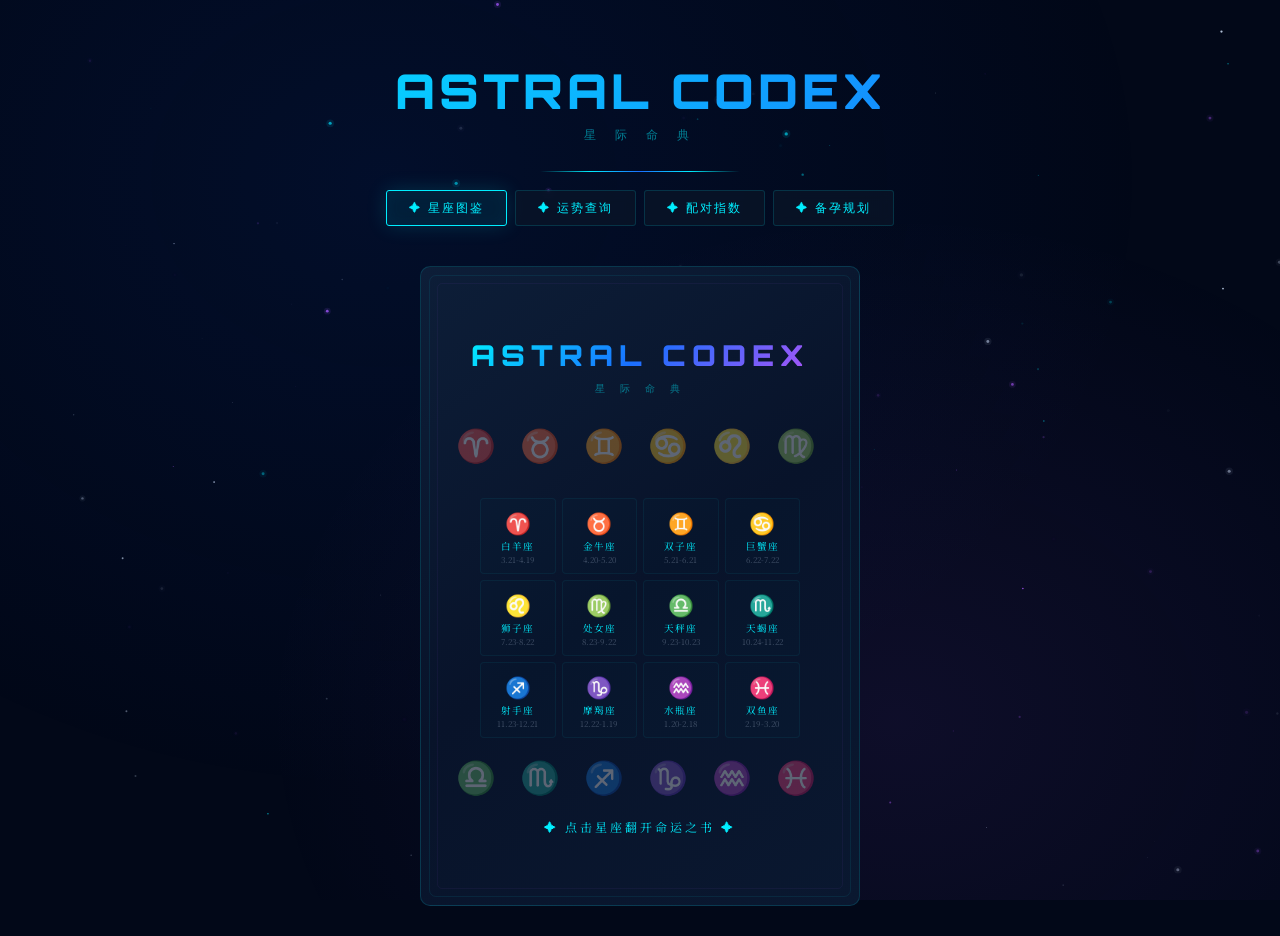
<file: index1.html>
<!DOCTYPE html>
<html lang="zh-CN">
<head>
<meta charset="UTF-8">
<meta name="viewport" content="width=device-width, initial-scale=1.0">
<title>星际命典 - Astral Codex</title>
<style>
@import url('https://fonts.googleapis.com/css2?family=Orbitron:wght@400;700;900&family=Noto+Serif+SC:wght@400;700&display=swap');
*{margin:0;padding:0;box-sizing:border-box}
:root{--cyan:#0ef;--blue:#1a6fff;--purple:#a855f7;--gold:#f0c040;--bg:#020818;--card:#0a1628;--text:#c8d8f0}
html{scroll-behavior:smooth}
body{min-height:100vh;background:var(--bg);color:var(--text);font-family:'Noto Serif SC',serif;overflow-x:hidden}

/* ===== 星空背景 ===== */
#stars{position:fixed;inset:0;z-index:0;pointer-events:none}
body::after{content:'';position:fixed;inset:0;background:radial-gradient(ellipse at 30% 20%,rgba(10,60,180,.12),transparent 60%),radial-gradient(ellipse at 70% 80%,rgba(168,85,247,.08),transparent 50%);z-index:0;pointer-events:none}
.wrap{position:relative;z-index:1;max-width:1100px;margin:0 auto;padding:20px}

/* ===== 标题 ===== */
.hdr{text-align:center;padding:40px 20px 10px}
.hdr h1{font-family:'Orbitron',sans-serif;font-size:clamp(1.8rem,4.5vw,3rem);font-weight:900;background:linear-gradient(135deg,var(--cyan),var(--blue),var(--purple),var(--gold));background-size:300% 300%;-webkit-background-clip:text;-webkit-text-fill-color:transparent;background-clip:text;animation:hShift 8s ease infinite;letter-spacing:4px}
@keyframes hShift{0%,100%{background-position:0% 50%}50%{background-position:100% 50%}}
.hdr .sub{font-family:'Orbitron',sans-serif;font-size:.72rem;color:var(--cyan);letter-spacing:8px;opacity:.5;margin-top:6px}
.divider{width:200px;height:1px;margin:18px auto;background:linear-gradient(90deg,transparent,var(--cyan),var(--blue),var(--cyan),transparent)}

/* ===== 导航标签 ===== */
.nav{display:flex;justify-content:center;flex-wrap:wrap;gap:8px;margin-bottom:30px}
.nav button{font-family:'Orbitron',sans-serif;font-size:.72rem;padding:9px 22px;background:rgba(10,22,40,.7);border:1px solid rgba(0,238,255,.15);color:var(--cyan);cursor:pointer;border-radius:3px;transition:all .3s;letter-spacing:2px;backdrop-filter:blur(6px)}
.nav button:hover{border-color:rgba(0,238,255,.4);box-shadow:0 0 18px rgba(0,238,255,.1)}
.nav button.on{background:rgba(0,238,255,.08);border-color:var(--cyan);box-shadow:0 0 20px rgba(0,238,255,.15),inset 0 0 20px rgba(0,238,255,.04)}

/* ===== 面板通用 ===== */
.panel{display:none;animation:fadeIn .5s ease}
.panel.show{display:block}
@keyframes fadeIn{from{opacity:0;transform:translateY(12px)}to{opacity:1;transform:translateY(0)}}

/* ===== 星座书（翻书效果）===== */
.book-wrap{display:flex;justify-content:center;padding:10px 0;perspective:2200px}
.book{position:relative;transform-style:preserve-3d;transition:width .6s ease}
.book.closed{width:440px;height:640px}
.book.opened{width:920px;height:640px}

/* 封面 - 单页合拢 */
.book-cover{position:absolute;inset:0;background:linear-gradient(145deg,#0d1e38,#08132a 50%,#0a1830);border:1px solid rgba(0,238,255,.15);border-radius:10px;display:flex;flex-direction:column;align-items:center;justify-content:center;cursor:pointer;z-index:70;transition:opacity .5s,transform .5s;overflow:hidden;padding:36px 30px}
.book-cover::before{content:'';position:absolute;inset:8px;border:1px solid rgba(0,238,255,.08);border-radius:7px;pointer-events:none}
.book-cover::after{content:'';position:absolute;inset:16px;border:1px solid rgba(168,85,247,.06);border-radius:5px;pointer-events:none}
.book-cover.hidden{opacity:0;pointer-events:none;transform:scale(.95)}
.cover-title{font-family:'Orbitron',sans-serif;font-size:1.8rem;font-weight:900;background:linear-gradient(135deg,var(--cyan),var(--blue),var(--purple));-webkit-background-clip:text;-webkit-text-fill-color:transparent;background-clip:text;letter-spacing:6px;margin-bottom:8px}
.cover-sub{font-family:'Orbitron',sans-serif;font-size:.65rem;color:var(--cyan);letter-spacing:6px;opacity:.45;margin-bottom:24px}
.cover-symbols{font-size:2rem;letter-spacing:8px;margin-bottom:24px;opacity:.35;color:var(--cyan);white-space:nowrap}
.cover-grid-wrap{width:100%;max-width:320px}
.cover-grid{display:grid;grid-template-columns:repeat(4,1fr);gap:6px;margin-top:8px}
.cover-grid .zitem{text-align:center;padding:8px 2px;border:1px solid rgba(0,238,255,.06);border-radius:4px;cursor:pointer;transition:all .3s;background:rgba(0,238,255,.01)}
.cover-grid .zitem:hover{border-color:rgba(0,238,255,.35);background:rgba(0,238,255,.07);box-shadow:0 0 14px rgba(0,238,255,.1);transform:translateY(-2px)}
.cover-grid .zitem .sym{font-size:1.3rem;display:block}
.cover-grid .zitem .zname{font-size:.6rem;color:var(--cyan);letter-spacing:1px;margin-top:2px;display:block;white-space:nowrap}
.cover-grid .zitem .zdate{font-size:.5rem;color:rgba(200,216,240,.3);margin-top:1px;display:block;white-space:nowrap}
.cover-hint{font-size:.75rem;color:var(--cyan);margin-top:20px;letter-spacing:3px;animation:coverPulse 2.5s ease infinite}
@keyframes coverPulse{0%,100%{opacity:.45}50%{opacity:.85}}

/* 翻页内容区 */
.book-inner{position:absolute;inset:0;display:none;transform-style:preserve-3d}
.book-left{position:absolute;left:0;width:50%;height:100%;background:linear-gradient(225deg,#0c1a30,#0a1424);border:1px solid rgba(0,238,255,.1);border-right:none;border-radius:8px 0 0 8px;padding:34px 30px;overflow:hidden}
.book-spine{position:absolute;left:50%;top:0;width:2px;height:100%;background:linear-gradient(180deg,transparent,var(--cyan),var(--blue),var(--cyan),transparent);opacity:.3;z-index:50}
.page{position:absolute;width:50%;height:100%;right:0;transform-origin:left center;transform-style:preserve-3d;transition:transform 1s cubic-bezier(.645,.045,.355,1);z-index:1;cursor:pointer}
.page.flipped{transform:rotateY(-180deg);z-index:0}
.page-front,.page-back{position:absolute;width:100%;height:100%;backface-visibility:hidden;padding:34px 30px;overflow:hidden}
.page-front{background:linear-gradient(135deg,#0c1a30,#0a1424);border:1px solid rgba(0,238,255,.1);border-left:none;border-radius:0 8px 8px 0}
.page-back{transform:rotateY(180deg);background:linear-gradient(225deg,#0c1a30,#0a1424);border:1px solid rgba(0,238,255,.1);border-right:none;border-radius:8px 0 0 8px}
.page-title{font-family:'Orbitron',sans-serif;font-size:1.05rem;color:var(--cyan);margin-bottom:16px;letter-spacing:2px;border-bottom:1px solid rgba(0,238,255,.1);padding-bottom:10px}
.page-content{font-size:.95rem;line-height:2;color:rgba(200,216,240,.8)}
.page-content b{color:var(--gold);font-size:1rem}
.page-content .tag{display:inline-block;background:rgba(0,238,255,.06);border:1px solid rgba(0,238,255,.15);padding:3px 12px;border-radius:2px;font-size:.78rem;color:var(--cyan);margin:3px 3px;letter-spacing:1px}
.book-nav{display:flex;justify-content:center;gap:16px;margin-top:16px}
.book-nav button{font-family:'Orbitron',sans-serif;font-size:.68rem;padding:8px 22px;background:rgba(10,22,40,.6);border:1px solid rgba(0,238,255,.15);color:var(--cyan);cursor:pointer;border-radius:2px;transition:all .3s;letter-spacing:2px}
.book-nav button:hover{border-color:var(--cyan);box-shadow:0 0 12px rgba(0,238,255,.1)}
.book-nav .pg-info{font-family:'Orbitron',sans-serif;font-size:.68rem;color:rgba(0,238,255,.4);align-self:center;letter-spacing:2px}

/* 元素分类 */
.elem-section{margin:10px 0}
.elem-title{font-family:'Orbitron',sans-serif;font-size:.7rem;letter-spacing:3px;margin-bottom:8px;padding:4px 10px;border-radius:2px;display:inline-block}
.elem-fire{color:#ff6b35;border-bottom:1px solid rgba(255,107,53,.3)}
.elem-earth{color:#8b9a46;border-bottom:1px solid rgba(139,154,70,.3)}
.elem-air{color:#5cc8ff;border-bottom:1px solid rgba(92,200,255,.3)}
.elem-water{color:#7c6cf0;border-bottom:1px solid rgba(124,108,240,.3)}

/* 隐藏滚动条 */
.page-front::-webkit-scrollbar,.page-back::-webkit-scrollbar,.book-left::-webkit-scrollbar{display:none}
.page-front,.page-back,.book-left{scrollbar-width:none;-ms-overflow-style:none}
.zodiac-grid .zitem .zname{font-size:.75rem;color:var(--cyan);letter-spacing:1px}
.zodiac-grid .zitem .zdate{font-size:.62rem;color:rgba(200,216,240,.4);margin-top:2px}

/* 元素分类 */
.elem-section{margin:12px 0}
.elem-title{font-family:'Orbitron',sans-serif;font-size:.7rem;letter-spacing:3px;margin-bottom:8px;padding:4px 10px;border-radius:2px;display:inline-block}
.elem-fire{color:#ff6b35;border-bottom:1px solid rgba(255,107,53,.3)}
.elem-earth{color:#8b9a46;border-bottom:1px solid rgba(139,154,70,.3)}
.elem-air{color:#5cc8ff;border-bottom:1px solid rgba(92,200,255,.3)}
.elem-water{color:#7c6cf0;border-bottom:1px solid rgba(124,108,240,.3)}

/* ===== 运势查询面板 ===== */
.fortune-box{max-width:600px;margin:0 auto}
.input-group{display:flex;gap:10px;margin-bottom:20px;flex-wrap:wrap;justify-content:center}
.input-group input,.input-group select{font-family:'Noto Serif SC',serif;font-size:.88rem;padding:10px 16px;background:rgba(10,22,40,.8);border:1px solid rgba(0,238,255,.15);color:var(--text);border-radius:3px;outline:none;transition:border-color .3s;flex:1;min-width:100px;-moz-appearance:textfield}
.input-group input::-webkit-outer-spin-button,.input-group input::-webkit-inner-spin-button{-webkit-appearance:none;margin:0}
.input-group input:focus,.input-group select:focus{border-color:var(--cyan);box-shadow:0 0 12px rgba(0,238,255,.1)}
.input-group select option{background:#0a1628}
.btn-main{font-family:'Orbitron',sans-serif;font-size:.78rem;padding:10px 30px;background:linear-gradient(135deg,rgba(0,238,255,.1),rgba(26,111,255,.1));border:1px solid var(--cyan);color:var(--cyan);cursor:pointer;border-radius:3px;letter-spacing:2px;transition:all .3s;min-width:auto;flex:none}
.btn-main:hover{background:linear-gradient(135deg,rgba(0,238,255,.18),rgba(26,111,255,.15));box-shadow:0 0 25px rgba(0,238,255,.15);transform:translateY(-1px)}

/* 运势结果卡 */
.result-card{background:rgba(10,22,40,.7);border:1px solid rgba(0,238,255,.12);border-radius:8px;padding:24px;backdrop-filter:blur(8px);position:relative;overflow:hidden;animation:fadeIn .6s ease}
.result-card::before{content:'';position:absolute;top:0;left:0;right:0;height:2px;background:linear-gradient(90deg,transparent,var(--cyan),var(--blue),var(--purple),transparent)}
.result-card .rc-head{display:flex;align-items:center;gap:16px;margin-bottom:18px;padding-bottom:14px;border-bottom:1px solid rgba(0,238,255,.08)}
.result-card .rc-sym{font-size:2.8rem;line-height:1;filter:drop-shadow(0 0 12px rgba(0,238,255,.3))}
.result-card .rc-info h3{font-family:'Orbitron',sans-serif;font-size:1rem;color:var(--cyan);letter-spacing:2px}
.result-card .rc-info p{font-size:.78rem;color:rgba(200,216,240,.5);margin-top:3px}
.meter{display:flex;align-items:center;gap:8px;margin:6px 0}
.meter-label{font-size:.75rem;color:rgba(200,216,240,.6);width:70px;text-align:right;flex-shrink:0}
.meter-bar{flex:1;height:6px;background:rgba(0,238,255,.06);border-radius:3px;overflow:hidden}
.meter-fill{height:100%;border-radius:3px;transition:width 1s ease;background:linear-gradient(90deg,var(--cyan),var(--blue))}
.meter-fill.high{background:linear-gradient(90deg,var(--gold),#f08030)}
.meter-val{font-family:'Orbitron',sans-serif;font-size:.65rem;color:var(--cyan);width:30px}
.fortune-section{margin-top:16px}
.fortune-section h4{font-family:'Orbitron',sans-serif;font-size:.72rem;color:var(--purple);letter-spacing:2px;margin-bottom:8px}
.fortune-section p{font-size:.85rem;line-height:1.9;color:rgba(200,216,240,.75);padding-left:12px;border-left:2px solid rgba(168,85,247,.15)}

/* ===== 配对面板 ===== */
.match-box{max-width:650px;margin:0 auto}
.match-row{display:flex;gap:12px;align-items:end;justify-content:center;flex-wrap:wrap;margin-bottom:24px}
.match-row select{font-family:'Noto Serif SC',serif;font-size:.88rem;padding:10px 16px;background:rgba(10,22,40,.8);border:1px solid rgba(0,238,255,.15);color:var(--text);border-radius:3px;outline:none;transition:border-color .3s;width:160px}
.match-row select:focus{border-color:var(--cyan)}
#matchCombo select{font-family:'Noto Serif SC',serif;font-size:.85rem;padding:9px 14px;background:rgba(10,22,40,.8);border:1px solid rgba(0,238,255,.15);color:var(--text);border-radius:3px;outline:none;transition:border-color .3s;display:block}
#matchCombo select:focus{border-color:var(--cyan)}
#matchCombo select option{background:#0a1628}
.match-row select option{background:#0a1628}
.match-vs{font-family:'Orbitron',sans-serif;font-size:.9rem;color:var(--purple);align-self:center}
.match-result{animation:fadeIn .6s ease}
.match-pair{display:flex;justify-content:center;align-items:center;gap:30px;margin-bottom:20px}
.match-pair .mp-item{text-align:center}
.match-pair .mp-sym{font-size:2.6rem;display:block;filter:drop-shadow(0 0 10px rgba(0,238,255,.25))}
.match-pair .mp-name{font-size:.82rem;color:var(--cyan);margin-top:4px;letter-spacing:1px}
.match-heart{font-size:1.8rem;color:var(--purple);animation:heartBeat 1.5s ease infinite}
@keyframes heartBeat{0%,100%{transform:scale(1)}50%{transform:scale(1.2)}}
.match-score{text-align:center;margin:14px 0}
.match-score .big{font-family:'Orbitron',sans-serif;font-size:2.5rem;font-weight:900;background:linear-gradient(135deg,var(--cyan),var(--purple));-webkit-background-clip:text;-webkit-text-fill-color:transparent;background-clip:text}
.match-score .lbl{font-size:.72rem;color:rgba(200,216,240,.4);letter-spacing:3px;margin-top:2px}
.match-detail{display:grid;grid-template-columns:1fr 1fr;gap:12px;margin-top:16px}
.match-detail .md-card{background:rgba(0,238,255,.03);border:1px solid rgba(0,238,255,.08);border-radius:4px;padding:14px;transition:border-color .3s}
.match-detail .md-card:hover{border-color:rgba(0,238,255,.2)}
.match-detail .md-card h5{font-family:'Orbitron',sans-serif;font-size:.65rem;color:var(--cyan);letter-spacing:2px;margin-bottom:6px}
.match-detail .md-card p{font-size:.8rem;line-height:1.7;color:rgba(200,216,240,.65)}

/* 属相配对切换 */
.match-tabs{display:flex;justify-content:center;gap:6px;margin-bottom:16px}
.match-tabs button{font-size:.78rem;padding:6px 18px;background:transparent;border:1px solid rgba(168,85,247,.15);color:rgba(168,85,247,.6);cursor:pointer;border-radius:2px;transition:all .3s;font-family:'Noto Serif SC',serif}
.match-tabs button.on{background:rgba(168,85,247,.08);border-color:var(--purple);color:var(--purple)}

/* 隐藏滚动条 */
.page-front::-webkit-scrollbar,.page-back::-webkit-scrollbar,.book-left::-webkit-scrollbar{display:none}
.page-front,.page-back,.book-left{scrollbar-width:none;-ms-overflow-style:none}

/* 手机端卡片模式 */
.mobile-card{display:none}
.mobile-card .mc-page{background:linear-gradient(160deg,#0c1a30,#0a1424);border:1px solid rgba(0,238,255,.1);border-radius:8px;padding:22px 18px;margin-bottom:8px;position:relative;overflow:hidden}
.mobile-card .mc-page::before{content:'';position:absolute;top:0;left:0;right:0;height:2px;background:linear-gradient(90deg,transparent,var(--cyan),var(--blue),transparent)}
.mc-content{animation:mcFade .4s ease}
@keyframes mcFade{from{opacity:0;transform:translateY(8px)}to{opacity:1;transform:translateY(0)}}
.mc-nav{display:flex;justify-content:center;gap:8px;margin-top:10px;flex-wrap:wrap}
.mc-nav button{font-family:'Orbitron',sans-serif;font-size:.6rem;padding:7px 16px;background:rgba(10,22,40,.6);border:1px solid rgba(0,238,255,.15);color:var(--cyan);cursor:pointer;border-radius:2px;letter-spacing:1px;transition:all .3s}
.mc-nav button:hover,.mc-nav button:active{border-color:var(--cyan);background:rgba(0,238,255,.06)}
.mc-nav .pg-info{font-family:'Orbitron',sans-serif;font-size:.58rem;color:rgba(0,238,255,.4);align-self:center}

@media(max-width:960px){
  .book.closed{width:380px;height:580px}
  .book.opened{width:760px;height:580px}
  .cover-grid{grid-template-columns:repeat(4,1fr)}
}
@media(max-width:780px){
  .book-wrap{display:none!important}
  .book-nav{display:none!important}
  .mobile-card{display:block}
  .m-cover{background:linear-gradient(145deg,#0d1e38,#08132a 50%,#0a1830);border:1px solid rgba(0,238,255,.15);border-radius:10px;padding:24px 16px;text-align:center;position:relative;overflow:hidden}
  .m-cover::before{content:'';position:absolute;inset:5px;border:1px solid rgba(0,238,255,.06);border-radius:7px;pointer-events:none}
  .m-cover .cover-title{font-size:1.3rem;letter-spacing:3px;margin-bottom:4px}
  .m-cover .cover-sub{font-size:.55rem;letter-spacing:4px;margin-bottom:12px}
  .m-cover .cover-symbols{font-size:1rem;letter-spacing:3px;margin-bottom:10px}
  .m-cover .cover-grid{grid-template-columns:repeat(4,1fr);gap:5px}
  .m-cover .cover-grid .zitem{padding:6px 2px}
  .m-cover .cover-grid .zitem .sym{font-size:1rem}
  .m-cover .cover-grid .zitem .zname{font-size:.55rem}
  .m-cover .cover-grid .zitem .zdate{font-size:.45rem}
  .m-cover .cover-hint{font-size:.62rem;margin-top:12px}
  .match-detail{grid-template-columns:1fr}
  .input-group{flex-direction:column;align-items:stretch}
  .match-row{flex-direction:column;align-items:stretch;gap:10px}
  .match-row select{width:100%}
  .match-row .match-vs{display:none}
  .match-row .btn-main{align-self:center;margin-top:4px}
  #matchCombo>div:first-child{gap:10px!important}
  #matchCombo .match-vs{display:none}
  .hdr{padding:20px 10px 6px}
  .hdr h1{font-size:1.5rem}
  .hdr .sub{font-size:.55rem;letter-spacing:5px}
  .divider{margin:10px auto}
  .nav{gap:5px;margin-bottom:16px}
  .nav button{font-size:.6rem;padding:7px 14px;letter-spacing:1px}
}
</style>
</head>
<body>
<canvas id="stars"></canvas>
<div class="wrap">
  <header class="hdr">
    <h1>ASTRAL CODEX</h1>
    <p class="sub">星 际 命 典</p>
  </header>
  <div class="divider"></div>
  <nav class="nav">
    <button class="on" onclick="showPanel('book')">✦ 星座图鉴</button>
    <button onclick="showPanel('fortune')">✦ 运势查询</button>
    <button onclick="showPanel('match')">✦ 配对指数</button>
    <button onclick="showPanel('baby')">✦ 备孕规划</button>
  </nav>

  <!-- ===== 星座书 ===== -->
  <div class="panel show" id="panelBook">
    <!-- 桌面端：翻书 -->
    <div class="book-wrap">
      <div class="book closed" id="book">
        <div class="book-cover" id="bookCover"></div>
        <div class="book-inner" id="bookInner">
          <div class="book-left" id="bookLeft"></div>
          <div class="book-spine"></div>
        </div>
      </div>
    </div>
    <div class="book-nav" id="bookNav" style="display:none">
      <button onclick="backToCover()">◁ 总览</button>
      <button onclick="bookPrev()">◁ PREV</button>
      <span class="pg-info" id="pgInfo">1 / 12</span>
      <button onclick="bookNext()">NEXT ▷</button>
    </div>
    <!-- 手机端：日历翻页 -->
    <div class="mobile-card" id="mobileCard"></div>
  </div>

  <!-- ===== 运势查询 ===== -->
  <div class="panel" id="panelFortune">
    <div class="fortune-box">
      <div style="text-align:center;margin-bottom:20px">
        <p style="font-family:'Orbitron',sans-serif;font-size:.8rem;color:var(--cyan);letter-spacing:3px;margin-bottom:8px">✦ PERSONAL HOROSCOPE ✦</p>
        <p style="font-size:.88rem;color:rgba(200,216,240,.6);line-height:1.8">输入你的出生日期，星际命典将为你解析专属星座档案、<br>性格密码，以及近期与长期的命运走向。</p>
      </div>
      <div class="input-group">
        <input type="number" id="fYear" placeholder="出生年份" min="1940" max="2026" value="2000">
        <input type="number" id="fMonth" placeholder="月" min="1" max="12" value="6">
        <input type="number" id="fDay" placeholder="日" min="1" max="31" value="15">
        <button class="btn-main" onclick="queryFortune()">ANALYZE</button>
      </div>
      <div id="fortuneResult"></div>
    </div>
  </div>

  <!-- ===== 配对指数 ===== -->
  <div class="panel" id="panelMatch">
    <div class="match-box">
      <div style="text-align:center;margin-bottom:20px">
        <p style="font-family:'Orbitron',sans-serif;font-size:.8rem;color:var(--purple);letter-spacing:3px;margin-bottom:8px">✦ COMPATIBILITY SCAN ✦</p>
        <p style="font-size:.88rem;color:rgba(200,216,240,.6);line-height:1.8">探测两个星座或属相之间的宇宙共振频率，<br>解锁你们在爱情、友谊、事业上的契合密码。</p>
      </div>
      <div class="match-tabs">
        <button class="on" onclick="switchMatchType('zodiac',this)">星座配对</button>
        <button onclick="switchMatchType('shengxiao',this)">属相配对</button>
        <button onclick="switchMatchType('combo',this)">星座+属相</button>
      </div>
      <div id="matchZodiac">
        <p style="text-align:center;font-size:.78rem;color:rgba(200,216,240,.4);margin-bottom:12px">选择两个星座，查看基于四元素相性的深度配对分析</p>
        <div class="match-row">
          <select id="matchA"></select>
          <span class="match-vs">✦</span>
          <select id="matchB"></select>
          <button class="btn-main" onclick="queryMatch()">MATCH</button>
        </div>
      </div>
      <div id="matchShengxiao" style="display:none">
        <p style="text-align:center;font-size:.78rem;color:rgba(200,216,240,.4);margin-bottom:12px">选择两个生肖，查看三合六合关系与相性指数</p>
        <div class="match-row">
          <select id="sxA"></select>
          <span class="match-vs">✦</span>
          <select id="sxB"></select>
          <button class="btn-main" onclick="querySxMatch()">MATCH</button>
        </div>
      </div>
      <div id="matchCombo" style="display:none">
        <p style="text-align:center;font-size:.78rem;color:rgba(200,216,240,.4);margin-bottom:12px">同时选择双方的星座与属相，获取中西合璧的综合配对报告</p>
        <div style="display:flex;gap:16px;flex-wrap:wrap;justify-content:center;margin-bottom:12px">
          <div style="text-align:center">
            <p style="font-size:.68rem;color:var(--cyan);letter-spacing:2px;margin-bottom:6px">— 她/他 —</p>
            <select id="comboZA" style="width:140px;margin-bottom:6px"></select>
            <select id="comboSA" style="width:140px"></select>
          </div>
          <span class="match-vs" style="align-self:center;margin-top:12px">✦</span>
          <div style="text-align:center">
            <p style="font-size:.68rem;color:var(--cyan);letter-spacing:2px;margin-bottom:6px">— 我 —</p>
            <select id="comboZB" style="width:140px;margin-bottom:6px"></select>
            <select id="comboSB" style="width:140px"></select>
          </div>
        </div>
        <div style="text-align:center"><button class="btn-main" onclick="queryComboMatch()">FULL SCAN</button></div>
      </div>
      <div id="matchResult"></div>
    </div>
  </div>

  <!-- ===== 备孕规划 ===== -->
  <div class="panel" id="panelBaby">
    <div class="fortune-box">
      <div style="text-align:center;margin-bottom:20px">
        <p style="font-family:'Orbitron',sans-serif;font-size:.8rem;color:var(--gold);letter-spacing:3px;margin-bottom:8px">✦ BABY ZODIAC PLANNER ✦</p>
        <p style="font-size:.88rem;color:rgba(200,216,240,.6);line-height:1.8">选择你心仪的星座，计算最佳备孕时间窗口，<br>让星辰为你的小生命选定最美好的命运起点。</p>
      </div>
      <div class="input-group">
        <select id="babyZodiac" style="font-family:'Noto Serif SC',serif;font-size:.88rem;padding:10px 16px;background:rgba(10,22,40,.8);border:1px solid rgba(0,238,255,.15);color:var(--text);border-radius:3px;outline:none;flex:1;min-width:160px">
        </select>
        <button class="btn-main" onclick="queryBabyPlan()">PLAN</button>
      </div>
      <div id="babyResult"></div>
    </div>
  </div>
</div>

<script>
// ========== 星座数据 ==========
const Z=[
{name:"白羊座",en:"Aries",sym:"♈",date:"3.21-4.19",elem:"fire",elemCn:"火象",ruler:"火星",trait:["热情","勇敢","冲动","直率"],
 desc:"白羊座是黄道十二宫的第一个星座，象征着新生与开拓。火星赋予了白羊座无穷的行动力和开拓精神。",
 love:"在爱情中直接而热烈，追求时不遗余力。需要找到能跟上你节奏的伴侣。",
 career:"天生的领导者，适合创业、竞技类职业。在需要快速决断的领域表现出色。",
 lucky:{num:"9, 18, 27",color:"红色、白色",stone:"钻石",day:"星期二"}},
{name:"金牛座",en:"Taurus",sym:"♉",date:"4.20-5.20",elem:"earth",elemCn:"土象",ruler:"金星",trait:["稳重","务实","固执","忠诚"],
 desc:"金牛座由金星守护，追求物质与精神的双重富足。坚韧不拔的性格让金牛座总能达成目标。",
 love:"对感情忠诚持久，注重安全感和稳定性。一旦认定就会全心投入。",
 career:"金融、艺术、美食等领域的佼佼者。脚踏实地是你最大的优势。",
 lucky:{num:"6, 15, 24",color:"绿色、粉色",stone:"祖母绿",day:"星期五"}},
{name:"双子座",en:"Gemini",sym:"♊",date:"5.21-6.21",elem:"air",elemCn:"风象",ruler:"水星",trait:["灵活","机智","善变","好奇"],
 desc:"双子座由水星主宰，拥有敏捷的思维和超强的沟通能力。双面性格让双子充满魅力与神秘感。",
 love:"需要精神上的共鸣和持续的新鲜感。沟通是你维系感情的关键。",
 career:"传媒、写作、销售等需要沟通力的行业最适合你。善于同时处理多项事务。",
 lucky:{num:"5, 14, 23",color:"黄色、银色",stone:"玛瑙",day:"星期三"}},
{name:"巨蟹座",en:"Cancer",sym:"♋",date:"6.22-7.22",elem:"water",elemCn:"水象",ruler:"月亮",trait:["温柔","敏感","顾家","情绪化"],
 desc:"巨蟹座由月亮守护，情感丰富而细腻。家庭和安全感是巨蟹座永恒的追求。",
 love:"深情且专一，把爱人视如珍宝。倾向于营造温馨的二人世界。",
 career:"教育、医疗、餐饮等服务型行业。你的同理心是最大的职场优势。",
 lucky:{num:"2, 11, 20",color:"白色、银色",stone:"珍珠",day:"星期一"}},
{name:"狮子座",en:"Leo",sym:"♌",date:"7.23-8.22",elem:"fire",elemCn:"火象",ruler:"太阳",trait:["自信","慷慨","骄傲","热情"],
 desc:"狮子座由太阳主宰，天生具有王者风范。慷慨大方的性格让你身边总是朋友如云。",
 love:"在爱情中渴望被崇拜和仰望。你的热情和浪漫让伴侣感到被珍视。",
 career:"演艺、管理、时尚等需要展现个人魅力的领域。你注定是舞台中心。",
 lucky:{num:"1, 10, 19",color:"金色、橙色",stone:"红宝石",day:"星期日"}},
{name:"处女座",en:"Virgo",sym:"♍",date:"8.23-9.22",elem:"earth",elemCn:"土象",ruler:"水星",trait:["细致","完美","谦虚","挑剔"],
 desc:"处女座由水星守护，以极致的细节追求和分析能力著称。你对完美的执着推动世界变得更好。",
 love:"在感情中注重细节和品质。你的付出往往体现在无微不至的关怀中。",
 career:"科研、编辑、医疗等需要精确度的职业。你的严谨是无可替代的。",
 lucky:{num:"5, 14, 23",color:"灰色、米色",stone:"蓝宝石",day:"星期三"}},
{name:"天秤座",en:"Libra",sym:"♎",date:"9.23-10.23",elem:"air",elemCn:"风象",ruler:"金星",trait:["优雅","公正","犹豫","社交"],
 desc:"天秤座由金星守护，追求和谐与美的平衡。天生的外交家，在人际关系中游刃有余。",
 love:"渴望势均力敌的伴侣关系。你的浪漫和优雅让人难以抗拒。",
 career:"法律、外交、设计等需要平衡感的领域。你是天生的协调者。",
 lucky:{num:"6, 15, 24",color:"粉色、蓝色",stone:"蛋白石",day:"星期五"}},
{name:"天蝎座",en:"Scorpio",sym:"♏",date:"10.24-11.22",elem:"water",elemCn:"水象",ruler:"冥王星",trait:["深邃","坚定","神秘","占有欲"],
 desc:"天蝎座由冥王星主宰，拥有最强大的意志力和洞察力。你能看穿所有伪装。",
 love:"爱得深沉而热烈，占有欲强但也极度忠诚。你的爱是全身心的投入。",
 career:"侦探、心理学、金融等需要深度分析的领域。你的洞察力无人能及。",
 lucky:{num:"4, 13, 22",color:"暗红色、黑色",stone:"黄玉",day:"星期二"}},
{name:"射手座",en:"Sagittarius",sym:"♐",date:"11.23-12.21",elem:"fire",elemCn:"火象",ruler:"木星",trait:["乐观","自由","直率","冒险"],
 desc:"射手座由木星守护，永远在追寻真理和自由的旅途上。乐观的天性让你成为人群中的开心果。",
 love:"追求精神自由的伴侣关系。旅行和冒险是你表达爱的方式。",
 career:"旅游、哲学、教育等开拓视野的行业。世界是你的课堂。",
 lucky:{num:"3, 12, 21",color:"紫色、蓝色",stone:"绿松石",day:"星期四"}},
{name:"摩羯座",en:"Capricorn",sym:"♑",date:"12.22-1.19",elem:"earth",elemCn:"土象",ruler:"土星",trait:["坚韧","务实","严谨","野心"],
 desc:"摩羯座由土星主宰，是最具耐力和目标感的星座。你相信时间会证明一切努力的价值。",
 love:"在感情中缓慢而坚定。你的爱不浮夸但最为可靠和持久。",
 career:"企业管理、建筑、政府等需要长远规划的领域。你是最强的执行者。",
 lucky:{num:"8, 17, 26",color:"黑色、深棕",stone:"石榴石",day:"星期六"}},
{name:"水瓶座",en:"Aquarius",sym:"♒",date:"1.20-2.18",elem:"air",elemCn:"风象",ruler:"天王星",trait:["独立","创新","叛逆","博爱"],
 desc:"水瓶座由天王星守护，是最具前瞻性和创造力的星座。你为人类的未来而思考。",
 love:"追求灵魂层面的连接，不喜欢被束缚。友谊式的爱情最适合你。",
 career:"科技、公益、航空等面向未来的行业。你的创新思维改变世界。",
 lucky:{num:"7, 16, 25",color:"蓝色、银色",stone:"紫水晶",day:"星期六"}},
{name:"双鱼座",en:"Pisces",sym:"♓",date:"2.19-3.20",elem:"water",elemCn:"水象",ruler:"海王星",trait:["浪漫","直觉","梦幻","共情"],
 desc:"双鱼座由海王星主宰，游弋在梦幻与现实之间。强大的直觉和共情能力是你最珍贵的天赋。",
 love:"在爱情中浪漫而理想化。你能感知伴侣最细微的情绪变化。",
 career:"艺术、音乐、心理咨询等需要感受力的领域。你是最好的倾听者。",
 lucky:{num:"3, 12, 21",color:"海蓝、紫色",stone:"海蓝宝石",day:"星期四"}}
];

const SX=["鼠","牛","虎","兔","龙","蛇","马","羊","猴","鸡","狗","猪"];

// ========== 导航切换 ==========
function showPanel(id){
  document.querySelectorAll('.panel').forEach(p=>p.classList.remove('show'));
  document.getElementById('panel'+id.charAt(0).toUpperCase()+id.slice(1)).classList.add('show');
  document.querySelectorAll('.nav button').forEach((b,i)=>b.classList.toggle('on',['book','fortune','match','baby'][i]===id));
}

// ========== 星座书 ==========
let curPage=0;
const totalPages=11; // 11次翻页（12个星座）

function buildCover(){
  const cover=document.getElementById('bookCover');
  let grid='';
  Z.forEach((z,i)=>{
    grid+=`<div class="zitem" onclick="event.stopPropagation();enterBook(${i})"><span class="sym">${z.sym}</span><span class="zname">${z.name}</span><span class="zdate">${z.date}</span></div>`;
  });
  cover.innerHTML=`
    <div class="cover-title">ASTRAL CODEX</div>
    <div class="cover-sub">星 际 命 典</div>
    <div class="cover-symbols">♈ ♉ ♊ ♋ ♌ ♍</div>
    <div class="cover-grid-wrap">
      <div class="cover-grid">${grid}</div>
    </div>
    <div class="cover-symbols" style="margin-top:14px;margin-bottom:0">♎ ♏ ♐ ♑ ♒ ♓</div>
    <p class="cover-hint">✦ 点击星座翻开命运之书 ✦</p>`;
}

function enterBook(targetIdx){
  const book=document.getElementById('book');
  const cover=document.getElementById('bookCover');
  // 展开书
  book.classList.remove('closed');
  book.classList.add('opened');
  cover.classList.add('hidden');
  setTimeout(()=>{
    document.getElementById('bookInner').style.display='block';
    document.getElementById('bookNav').style.display='flex';
    curPage=0;
    buildPages();
    if(targetIdx>0)setTimeout(()=>jumpToPage(targetIdx),150);
  },500);
}

function backToCover(){
  const book=document.getElementById('book');
  const cover=document.getElementById('bookCover');
  document.getElementById('bookInner').style.display='none';
  document.getElementById('bookNav').style.display='none';
  document.getElementById('bookInner').querySelectorAll('.page').forEach(p=>p.remove());
  cover.classList.remove('hidden');
  book.classList.remove('opened');
  book.classList.add('closed');
  curPage=0;
}

function buildPages(){
  const container=document.getElementById('bookInner');
  container.querySelectorAll('.page').forEach(p=>p.remove());
  // 11个page：每个page的front=当前星座详解，back=下一个星座概览
  for(let i=0;i<11;i++){
    const z=Z[i]; // 当前星座（详解放右页front）
    const nz=Z[i+1]; // 下一个星座（概览放翻过去后的back）
    const page=document.createElement('div');
    page.className='page';
    page.style.zIndex=11-i;
    page.dataset.idx=i;
    const ec={fire:'#ff6b35',earth:'#8b9a46',air:'#5cc8ff',water:'#7c6cf0'}[z.elem];
    const nec={fire:'#ff6b35',earth:'#8b9a46',air:'#5cc8ff',water:'#7c6cf0'}[nz.elem];
    page.innerHTML=`
      <div class="page-front">
        <div class="page-title" style="color:${ec}">${z.sym} ${z.name} · 详解</div>
        <div class="page-content">
          <b style="font-size:.95rem">💕 爱情</b>
          <p style="margin:6px 0 16px;padding-left:14px;border-left:2px solid ${ec}30;font-size:.95rem;line-height:2">${z.love}</p>
          <b style="font-size:.95rem">💼 事业</b>
          <p style="margin:6px 0 16px;padding-left:14px;border-left:2px solid ${ec}30;font-size:.95rem;line-height:2">${z.career}</p>
          <b style="font-size:.95rem">🍀 幸运物</b>
          <div style="margin-top:8px;display:grid;grid-template-columns:1fr 1fr;gap:6px 16px">
            <p style="font-size:.9rem">幸运数字：<span style="color:${ec}">${z.lucky.num}</span></p>
            <p style="font-size:.9rem">幸运颜色：<span style="color:${ec}">${z.lucky.color}</span></p>
            <p style="font-size:.9rem">守护宝石：<span style="color:${ec}">${z.lucky.stone}</span></p>
            <p style="font-size:.9rem">幸运日：<span style="color:${ec}">${z.lucky.day}</span></p>
          </div>
        </div>
      </div>
      <div class="page-back">
        <div class="page-title" style="color:${nec}">${nz.sym} ${nz.name} <span style="opacity:.4;font-size:.72rem">${nz.en}</span></div>
        <div class="page-content">
          <div style="font-size:3rem;text-align:center;margin:14px 0;filter:drop-shadow(0 0 14px ${nec}50)">${nz.sym}</div>
          <p style="text-align:center;font-size:.82rem;color:${nec};margin-bottom:14px;letter-spacing:2px">${nz.date} · ${nz.elemCn} · 守护星：${nz.ruler}</p>
          <p style="font-size:.95rem;line-height:2.1">${nz.desc}</p>
          <div style="margin-top:14px">${nz.trait.map(t=>`<span class="tag">${t}</span>`).join('')}</div>
        </div>
      </div>`;
    page.addEventListener('click',()=>{
      if(!page.classList.contains('flipped')&&parseInt(page.dataset.idx)===curPage)bookNext();
    });
    container.appendChild(page);
  }
  // 最后一个星座的详解：单独一个不可翻的page
  const lz=Z[11];
  const lec={fire:'#ff6b35',earth:'#8b9a46',air:'#5cc8ff',water:'#7c6cf0'}[lz.elem];
  const lastPage=document.createElement('div');
  lastPage.className='page';
  lastPage.style.zIndex=0;
  lastPage.dataset.idx='11';
  lastPage.innerHTML=`
    <div class="page-front">
      <div class="page-title" style="color:${lec}">${lz.sym} ${lz.name} · 详解</div>
      <div class="page-content">
        <b style="font-size:.95rem">💕 爱情</b>
        <p style="margin:6px 0 16px;padding-left:14px;border-left:2px solid ${lec}30;font-size:.95rem;line-height:2">${lz.love}</p>
        <b style="font-size:.95rem">💼 事业</b>
        <p style="margin:6px 0 16px;padding-left:14px;border-left:2px solid ${lec}30;font-size:.95rem;line-height:2">${lz.career}</p>
        <b style="font-size:.95rem">🍀 幸运物</b>
        <div style="margin-top:8px;display:grid;grid-template-columns:1fr 1fr;gap:6px 16px">
          <p style="font-size:.9rem">幸运数字：<span style="color:${lec}">${lz.lucky.num}</span></p>
          <p style="font-size:.9rem">幸运颜色：<span style="color:${lec}">${lz.lucky.color}</span></p>
          <p style="font-size:.9rem">守护宝石：<span style="color:${lec}">${lz.lucky.stone}</span></p>
          <p style="font-size:.9rem">幸运日：<span style="color:${lec}">${lz.lucky.day}</span></p>
        </div>
      </div>
    </div>
    <div class="page-back"></div>`;
  container.appendChild(lastPage);
  updateBookLeft();
  updatePageInfo();
}

function updateBookLeft(){
  const left=document.getElementById('bookLeft');
  const z=Z[curPage];
  const ec={fire:'#ff6b35',earth:'#8b9a46',air:'#5cc8ff',water:'#7c6cf0'}[z.elem];
  left.innerHTML=`
    <div class="page-title" style="color:${ec}">${z.sym} ${z.name} <span style="opacity:.4;font-size:.72rem">${z.en}</span></div>
    <div class="page-content">
      <div style="font-size:3rem;text-align:center;margin:14px 0;filter:drop-shadow(0 0 14px ${ec}50)">${z.sym}</div>
      <p style="text-align:center;font-size:.82rem;color:${ec};margin-bottom:14px;letter-spacing:2px">${z.date} · ${z.elemCn} · 守护星：${z.ruler}</p>
      <p style="font-size:.95rem;line-height:2.1">${z.desc}</p>
      <div style="margin-top:14px">${z.trait.map(t=>`<span class="tag">${t}</span>`).join('')}</div>
    </div>`;
}
function bookNext(){
  if(curPage>=totalPages)return;
  const pages=document.querySelectorAll('.page');
  pages[curPage].classList.add('flipped');
  pages[curPage].style.zIndex=curPage+1;
  curPage++;
  updatePageInfo();
  // 等翻页动画完成后再更新左页
  setTimeout(()=>updateBookLeft(),1000);
}
function bookPrev(){
  if(curPage<=0)return;
  // 先更新左页为上一个星座（动画还没开始，左页被翻回来的page遮住看不到）
  curPage--;
  updateBookLeft();
  updatePageInfo();
  const pages=document.querySelectorAll('.page');
  const pg=pages[curPage];
  pg.style.zIndex=totalPages+1;
  pg.classList.remove('flipped');
  setTimeout(()=>{pg.style.zIndex=totalPages-curPage},1050);
}
function jumpToPage(target){
  const pages=document.querySelectorAll('.page');
  if(target>curPage){
    const go=()=>{if(curPage<target){pages[curPage].classList.add('flipped');pages[curPage].style.zIndex=curPage+1;curPage++;updateBookLeft();updatePageInfo();setTimeout(go,150)}};go();
  }else if(target<curPage){
    const go=()=>{if(curPage>target){curPage--;const pg=pages[curPage];pg.style.zIndex=totalPages+1;pg.classList.remove('flipped');setTimeout(()=>{pg.style.zIndex=totalPages-curPage},1050);updateBookLeft();updatePageInfo();setTimeout(go,150)}};go();
  }
}
function updatePageInfo(){document.getElementById('pgInfo').textContent=`${Z[curPage].name} · ${curPage+1} / 12`}

// ========== 运势查询 ==========
function getZodiacByDate(m,d){
  const ranges=[[1,20,11],[2,19,11],[3,21,0],[4,20,1],[5,21,2],[6,22,3],[7,23,4],[8,23,5],[9,23,6],[10,24,7],[11,23,8],[12,22,9]];
  for(let i=ranges.length-1;i>=0;i--){if(m>ranges[i][0]||(m===ranges[i][0]&&d>=ranges[i][1]))return ranges[i][2]}
  return 9; // 摩羯
}
function getSx(year){return SX[(year-4)%12]}
function seededRand(seed){let s=seed;return()=>{s=Math.sin(s)*10000;return s-Math.floor(s)}}

function queryFortune(){
  const y=+document.getElementById('fYear').value,m=+document.getElementById('fMonth').value,d=+document.getElementById('fDay').value;
  if(!y||m<1||m>12||d<1||d>31)return;
  const zi=getZodiacByDate(m,d);
  const z=Z[zi];
  const sx=getSx(y);
  const seed=y*10000+m*100+d+Date.now()%1000;
  const r=seededRand(seed);
  const scores={love:55+Math.floor(r()*45),career:50+Math.floor(r()*50),health:55+Math.floor(r()*45),wealth:45+Math.floor(r()*55),luck:50+Math.floor(r()*50)};
  const forecasts={
    short:genForecast(z,scores,'short',r),
    long:genForecast(z,scores,'long',r)
  };
  const personality=genPersonality(z,r);
  const el=document.getElementById('fortuneResult');
  el.innerHTML=`
  <div class="result-card">
    <div class="rc-head">
      <span class="rc-sym">${z.sym}</span>
      <div class="rc-info">
        <h3>${z.name} · ${z.en}</h3>
        <p>${z.date} · ${z.elemCn} · 属${sx} · ${y}年${m}月${d}日</p>
      </div>
    </div>
    ${meter('爱情运',scores.love)}${meter('事业运',scores.career)}${meter('健康运',scores.health)}${meter('财富运',scores.wealth)}${meter('综合运',scores.luck)}
    <div class="fortune-section"><h4>▸ 性格分析</h4><p>${personality}</p></div>
    <div class="fortune-section"><h4>▸ 近期运势（1-3个月）</h4><p>${forecasts.short}</p></div>
    <div class="fortune-section"><h4>▸ 长期展望（半年-一年）</h4><p>${forecasts.long}</p></div>
  </div>`;
  // 延迟动画meter
  setTimeout(()=>{el.querySelectorAll('.meter-fill').forEach(f=>{f.style.width=f.dataset.w+'%'})},100);
}
function meter(label,val){
  const cls=val>=80?'high':'';
  return `<div class="meter"><span class="meter-label">${label}</span><div class="meter-bar"><div class="meter-fill ${cls}" data-w="${val}" style="width:0"></div></div><span class="meter-val">${val}</span></div>`;
}
function genPersonality(z,r){
  const openers=[
    `作为${z.elemCn}星座的典型代表，你天生具有${z.trait[0]}与${z.trait[1]}兼备的双重特质。`,
    `在${z.ruler}的守护下，${z.name}的灵魂深处流淌着${z.trait[0]}的火焰与${z.trait[1]}的底色。`,
    `${z.elemCn}赋予了你独特的生命底色——${z.trait[0]}是你最外显的标签，而${z.trait[1]}则是你不为人知的内核。`
  ];
  const middles=[
    `${z.ruler}的能量在你身上体现为一种${r()>.5?'对未知世界的强烈好奇':'对内心秩序的执着追求'}。在人际关系中，你${r()>.5?'总能敏锐捕捉他人的情绪波动':'习惯用行动而非言语来表达关心'}。`,
    `你的思维方式独特——${r()>.5?'善于从全局角度审视问题，总能看到别人忽略的关联':'注重细节与实证，不轻易被表象所迷惑'}。这让你在${r()>.5?'需要创造性解决方案':'需要严谨分析判断'}的场合中脱颖而出。`,
    `在内心深处，你始终怀有${r()>.5?'对理想生活的坚定愿景，这份信念支撑你穿越一切迷茫':'一种不安分的灵魂，推动你不断打破舒适圈、拥抱变化'}。你的${z.trait[1]}特质在亲密关系中表现得尤为明显。`
  ];
  const traits=[
    `你的${z.trait[2]}有时会让身边的人感到${r()>.5?'难以捉摸':'压力倍增'}，但这恰恰是你最真实的一面。学会在${r()>.5?'坚持自我与理解他人之间找到微妙的平衡':'表达需求与给予空间之间自如切换'}，将大幅提升你的人格魅力。`,
    `值得警惕的是，${z.trait[3]}的特质在压力环境下可能被放大。${r()>.5?'定期的独处与反思能帮助你重新校准内心的罗盘':'与信任的朋友进行深度对话，能有效化解内在的紧张与焦虑'}。`,
    `你天生自带的${z.trait[0]}光环让你在社交场合中${r()>.5?'如鱼得水':'自带吸引力'}，但也要小心${r()>.5?'因过度投入他人的情感而忽视自身需求':'因追求完美而给自己施加不必要的压力'}。`
  ];
  const closers=[
    `总体而言，${z.name}的你拥有${r()>.5?'成为某个领域引领者':'在平凡中活出非凡意义'}的潜质。${z.ruler}将持续为你提供来自宇宙深处的能量补给。`,
    `记住，你最大的力量来源于${r()>.5?'对自己独特性的全然接纳':'将内心的敏感转化为理解世界的智慧'}。${z.elemCn}的能量永远在你身边流淌。`,
    `你的人生课题是学会${r()>.5?'在坚定与柔软之间自由切换':'将与生俱来的天赋转化为可持续的生命力量'}。宇宙对${z.name}的期许，远比你想象的更加宏大。`
  ];
  return pick(openers,r)+pick(middles,r)+pick(traits,r)+pick(closers,r);
}
function pick(arr,r){return arr[Math.floor(r()*arr.length)]}
function genForecast(z,sc,type,r){
  if(type==='short'){
    const areas=['感情生活','职业发展','人际社交','财务投资','身心健康','学习成长','家庭关系'];
    const a1=areas[Math.floor(r()*areas.length)],a2=areas[Math.floor(r()*areas.length)];
    const trends=sc.luck>75?['强势上扬','高歌猛进','迎来丰收']:sc.luck>55?['稳中有升','波动向好','逐步明朗']:['低位蓄势','暗流涌动','挑战与机遇并存'];
    const trend=pick(trends,r);
    const openings=[
      `近期你的综合运势呈现「${trend}」的格局。${z.ruler}在星盘中的位移暗示着一个关键的能量转折点正在形成。`,
      `星象分析显示，未来1-3个月你将进入一个「${trend}」的周期。${z.elemCn}的元素能量正在快速聚集。`,
      `当前星盘格局对${z.name}极为关键——整体呈「${trend}」之势，多个行星的角度关系正在为你创造独特的能量窗口。`
    ];
    const details=[
      `在${a1}方面，${r()>.5?'一个期待已久的好消息即将到来':'一个需要你当机立断的选择将在近期浮现'}。${r()>.5?'保持开放的心态，机会往往藏在意想不到的角落':'回顾过去的经验，你会发现答案早已浮现'}。`,
      `${a2}领域将成为本阶段的焦点——${r()>.5?'一次重要的对话或会面可能改变局势的走向':'一个酝酿已久的计划终于迎来了执行的最佳时机'}。建议${r()>.5?'主动出击，你的果断将获得丰厚回报':'保持耐心观察，最佳入场时机尚未完全到来'}。`,
      `关于${a1}，星象提示你${r()>.5?'可能会收到一份意外的邀约或提议，认真评估后值得一试':'正在进行的某个事项将出现意料之外的转折，保持灵活应变的心态'}。`
    ];
    const advices=[
      `特别提醒：${r()>.5?'本月中旬前后':'未来两周内'}是${r()>.5?'处理遗留问题':'开启新计划'}的黄金窗口。${z.ruler}的能量将在此期间达到峰值，善加利用将事半功倍。`,
      `从能量层面看，${r()>.5?'每周三和周五是你的高能日，适合处理重要事务':'月初和月末各有一次能量高峰，把关键决策安排在这些时段'}。同时注意${r()>.5?'充足的睡眠和适度运动':'冥想和独处时间'}来保持能量场的稳定。`,
      `建议在这段时期${r()>.5?'多与年长或有经验的人交流，他们的建议将意外地精准':'信任自己的第一直觉，你的潜意识正在接收宇宙的信号'}。${r()>.5?'同时关注梦境中的隐喻，它们可能包含重要启示':'保持写日记的习惯，回顾时你会发现规律'}。`
    ];
    return pick(openings,r)+pick(details,r)+pick(details,r)+pick(advices,r);
  }else{
    const phases=sc.luck>65?['扩张上升','突破蜕变','厚积薄发']:['深度蓄能','调整重塑','韬光养晦'];
    const phase=pick(phases,r);
    const opens=[
      `从宏观星象周期来看，你正步入一个「${phase}」的长期阶段。未来半年到一年，${z.ruler}与多颗外行星的互动将深刻塑造你的人生轨迹。`,
      `长期星象分析揭示了一个重要趋势——未来6-12个月，你将经历一段「${phase}」的周期。这是${z.name}近几年来最关键的能量转换期之一。`,
      `星盘的长周期运行显示，${z.elemCn}的深层能量正在经历一次重大的「${phase}」过程。这个过程将在未来一年内逐步展开。`
    ];
    const mids=[
      `在事业和人生方向上，${r()>.5?'一个你从未想过的领域或机会将逐渐浮现在视野中。不要急于否定，给自己时间去探索和验证':'你一直坚持的某条路将在未来几个月展现出清晰的回报，之前所有的积累都不会白费'}。`,
      `人际关系层面，${r()>.5?'一段深具变革意义的关系将在此期间发展成型——可能是事业伙伴、灵魂伴侣或精神导师':'你的社交圈将经历一次自然的筛选与重组，留下的关系将更有深度和质量'}。`,
      `财务方面的长期走势${sc.wealth>65?'值得乐观——':'需要审慎规划——'}${r()>.5?'一个与你的兴趣或特长相关的收入来源可能在下半年开始显现':'通过调整消费结构和投资策略，你的财务状况将在年底前明显改善'}。`,
      `个人成长是这个周期的核心主题。${r()>.5?'你可能会被某本书、某次旅行或某个人深刻触动，从而开启一段全新的认知升级之旅':'一项新技能或新领域的学习将为你打开意想不到的人生大门，关键是迈出第一步'}。`
    ];
    const ends=[
      `长期建议：${r()>.5?'制定一个6个月的阶段性目标，将大愿景拆解为可执行的小步骤':'每月进行一次深度自我复盘，追踪内心的真实感受与外在成果的变化'}。${z.elemCn}的力量在${r()>.5?'稳定的节奏':'有意识的突破'}中最能发挥作用。到年末回望，你会惊叹于自己的蜕变。`,
      `总结：未来一年是${z.name}的${r()>.5?'播种年——现在种下的每一颗种子都将在合适的时机开花结果':'收获年——过去几年的沉淀终于到了兑现的时刻'}。${z.ruler}始终在为你护航，保持${r()>.5?'信念':'行动力'}，宇宙自有最好的安排。`,
      `展望全年，${r()>.5?'春夏是积极行动的季节，秋冬则适合沉淀与收获':'上半年专注内在修炼，下半年外在成果将自然显现'}。${z.name}最独特的${z.trait[0]}特质将在这个周期中成为你最大的资本。相信过程，拥抱变化。`
    ];
    return pick(opens,r)+pick(mids,r)+pick(mids,r)+pick(ends,r);
  }
}

// ========== 配对指数 ==========
function initMatchSelects(){
  const sA=document.getElementById('matchA'),sB=document.getElementById('matchB');
  Z.forEach((z,i)=>{
    sA.innerHTML+=`<option value="${i}">${z.sym} ${z.name}</option>`;
    sB.innerHTML+=`<option value="${i}">${z.sym} ${z.name}</option>`;
  });
  sB.selectedIndex=1;
  const xA=document.getElementById('sxA'),xB=document.getElementById('sxB');
  SX.forEach((s,i)=>{xA.innerHTML+=`<option value="${i}">${s}</option>`;xB.innerHTML+=`<option value="${i}">${s}</option>`});
  xB.selectedIndex=1;
  // combo selects
  const cza=document.getElementById('comboZA'),czb=document.getElementById('comboZB');
  const csa=document.getElementById('comboSA'),csb=document.getElementById('comboSB');
  Z.forEach((z,i)=>{cza.innerHTML+=`<option value="${i}">${z.sym} ${z.name}</option>`;czb.innerHTML+=`<option value="${i}">${z.sym} ${z.name}</option>`});
  czb.selectedIndex=1;
  SX.forEach((s,i)=>{csa.innerHTML+=`<option value="${i}">${s}</option>`;csb.innerHTML+=`<option value="${i}">${s}</option>`});
  csb.selectedIndex=1;
}
function switchMatchType(type,btn){
  document.querySelectorAll('.match-tabs button').forEach(b=>b.classList.remove('on'));
  btn.classList.add('on');
  document.getElementById('matchZodiac').style.display=type==='zodiac'?'block':'none';
  document.getElementById('matchShengxiao').style.display=type==='shengxiao'?'block':'none';
  document.getElementById('matchCombo').style.display=type==='combo'?'block':'none';
  document.getElementById('matchResult').innerHTML='';
}
function queryMatch(){
  const ai=+document.getElementById('matchA').value,bi=+document.getElementById('matchB').value;
  const a=Z[ai],b=Z[bi];
  // 元素相性
  const compat={fire:{fire:75,earth:55,air:90,water:50},earth:{fire:55,earth:80,air:60,water:85},air:{fire:90,earth:60,air:70,water:55},water:{fire:50,earth:85,air:55,water:75}};
  const base=compat[a.elem][b.elem];
  const seed=ai*100+bi+7;
  const r=seededRand(seed);
  const love=Math.min(99,Math.max(30,base+Math.floor((r()-.5)*20)));
  const friend=Math.min(99,Math.max(30,base+Math.floor((r()-.5)*25)));
  const work=Math.min(99,Math.max(35,base+Math.floor((r()-.5)*30)));
  const overall=Math.round((love*0.4+friend*0.3+work*0.3));
  const el=document.getElementById('matchResult');
  el.innerHTML=`
  <div class="match-result">
    <div class="match-pair">
      <div class="mp-item"><span class="mp-sym">${a.sym}</span><span class="mp-name">${a.name}</span></div>
      <span class="match-heart">💫</span>
      <div class="mp-item"><span class="mp-sym">${b.sym}</span><span class="mp-name">${b.name}</span></div>
    </div>
    <div class="match-score"><div class="big">${overall}%</div><div class="lbl">COMPATIBILITY</div></div>
    ${meter('爱情契合',love)}${meter('友谊指数',friend)}${meter('工作搭配',work)}
    <div class="match-detail">
      <div class="md-card"><h5>▸ 相处模式</h5><p>${genMatchText(a,b,'mode',r)}</p></div>
      <div class="md-card"><h5>▸ 优势互补</h5><p>${genMatchText(a,b,'strength',r)}</p></div>
      <div class="md-card"><h5>▸ 情感深度</h5><p>${genMatchText(a,b,'emotion',r)}</p></div>
      <div class="md-card"><h5>▸ 潜在摩擦</h5><p>${genMatchText(a,b,'conflict',r)}</p></div>
      <div class="md-card" style="grid-column:1/-1"><h5>▸ 长久建议</h5><p>${genMatchText(a,b,'advice',r)}</p></div>
    </div>
  </div>`;
  setTimeout(()=>{el.querySelectorAll('.meter-fill').forEach(f=>{f.style.width=f.dataset.w+'%'})},100);
}
function genMatchText(a,b,type,r){
  const pool={
    mode:[
      `${a.name}的${a.trait[0]}与${b.name}的${b.trait[1]}形成了一种充满张力的互动模式。在日常相处中，${a.name}倾向于${r()>.5?'主动引领节奏':'用直觉感知对方需求'}，而${b.name}则${r()>.5?'以稳定的支持回应':'用独特的方式表达欣赏'}。这种动态关系让两人都能在互动中持续成长。`,
      `当${a.elemCn}遇上${b.elemCn}，两种截然不同的能量在碰撞中催生出独特的相处韵律。${a.name}带来${r()>.5?'激情与冲劲':'深度与洞察'}，${b.name}则贡献${r()>.5?'稳定与安全感':'灵活与新鲜感'}。你们的关系如同${r()>.5?'交响乐中两个互补的声部':'一幅色彩对比强烈却和谐统一的画作'}。`,
      `在这段关系中，${a.name}通常扮演${r()>.5?'开拓者':'思考者'}的角色，而${b.name}则是天然的${r()>.5?'协调者':'执行者'}。这种角色分工${r()>.5?'让你们在面对挑战时效率极高':'有时可能导致对彼此期待的固化，适当角色互换会带来惊喜'}。`,
      `${a.name}需要${r()>.5?'被崇拜和肯定':'深度的灵魂共鸣'}，而${b.name}渴望${r()>.5?'稳定和可预期的回应':'自由与个人空间'}。理解彼此核心需求的差异，是建立持久默契的第一步。`
    ],
    strength:[
      `${a.elemCn}与${b.elemCn}的组合蕴含独特优势——${a.name}的${a.trait[0]}恰好弥补了${b.name}在这方面的不足，而${b.name}的${b.trait[1]}则为${a.name}提供了急需的${r()>.5?'稳定支撑':'全新视角'}。这种互补在${r()>.5?'重大人生决策':'日常小事的处理'}中体现得淋漓尽致。`,
      `你们的组合具有罕见的"能力矩阵互补"——${a.name}擅长${r()>.5?'开创性思考和大局把控':'感性洞察和情感连接'}，${b.name}精于${r()>.5?'细节执行和风险管控':'理性分析和资源整合'}。携手合作时，你们几乎没有盲区。`,
      `从元素相性看，${a.name}的${a.trait[0]}能够${r()>.5?'点燃':'稳固'}${b.name}内心深处的${r()>.5?'热情与勇气':'安全感与归属感'}。反过来，${b.name}的${b.trait[1]}能帮助${a.name}${r()>.5?'将狂想转化为现实':'在高压下保持冷静与清醒'}。这种双向赋能极为珍贵。`,
      `值得一提的是，你们在${r()>.5?'危机时刻':'需要创造性解决方案时'}的配合尤其出色。${a.name}的果断加上${b.name}的周全，能创造出1+1远大于2的协同效应。`
    ],
    emotion:[
      `在情感深度上，${a.name}的爱是${r()>.5?'热烈奔放、不加掩饰的':'深沉内敛、行胜于言的'}，而${b.name}的爱则表现为${r()>.5?'细水长流的日常关怀':'充满仪式感的浪漫表达'}。${r()>.5?'两种爱的语言需要时间去学习和翻译':'一旦理解了彼此的表达方式，感情将获得质的飞跃'}。`,
      `${a.ruler}与${b.ruler}的情感频率存在${r()>.5?'天然的共振点——你们在某些关键时刻会产生惊人的心有灵犀':'一定的频率差——这不是缺点，恰恰是让关系保持吸引力和新鲜感的秘密所在'}。你们的情感连接在${r()>.5?'共同面对挑战时':'安静独处的时刻'}最为深厚。`,
      `这段关系中最珍贵的情感特质是——${a.name}能让${b.name}感受到${r()>.5?'被无条件接纳的安全':'被激励去突破自我的勇气'}，而${b.name}则赋予${a.name}${r()>.5?'心灵深处的宁静与归属':'敢于展露脆弱的信任空间'}。这种相互滋养是${r()>.5?'许多关系可望而不可即的':'你们最需要珍惜和维护的'}核心纽带。`
    ],
    conflict:[
      `主要摩擦点在于：${a.name}的${a.trait[2]}与${b.name}的${b.trait[2]}在特定情境下会直接碰撞。${r()>.5?'当双方同时处于高压状态，容易陷入「各说各话」的困境':'在涉及金钱观、时间管理或社交边界的议题上，两人可能持有截然相反的立场'}。关键是${r()>.5?'避免在情绪高峰期做决定':'建立一套「暂停-冷静-再沟通」的机制'}。`,
      `需要警惕的暗礁有：${r()>.5?`${a.name}可能觉得${b.name}过于${b.trait[2]}，而${b.name}则认为${a.name}太${a.trait[2]}`:`当外界压力增大时，${a.name}倾向于向外寻找突破口，${b.name}却选择向内收缩防御`}。这种差异不是对错问题，而是两套不同的生存策略。${r()>.5?'提前约定冲突处理规则，能有效避免小分歧升级为大矛盾':'尝试站在对方的元素属性角度思考，你会发现理解并不困难'}。`,
      `在${r()>.5?'长期相处':'关系深入'}后，${a.name}的${a.trait[3]}可能让${b.name}感到${r()>.5?'喘不过气':'被忽视'}，而${b.name}的${b.trait[3]}也可能触发${a.name}的${r()>.5?'不安全感':'挫败感'}。好消息是，这些摩擦都属于可协商的范畴——只要双方愿意为对方调整一小步。`
    ],
    advice:[
      `给你们的综合建议：第一，${r()>.5?'每周预留一段「无手机」的高质量相处时光':'建立每月一次的「关系复盘」习惯，坦诚分享彼此的感受'}；第二，${r()>.5?'学习对方的「爱的语言」——${a.name}多用${b.name}能理解的方式表达爱':'创造共同的仪式感——无论多小，固定的专属仪式是关系的粘合剂'}；第三，${r()>.5?'在分歧面前，优先问「我们怎么一起解决」而非「谁对谁错」':'保持各自独立成长的空间，两个持续进步的人才能走得更远'}。${a.ruler}与${b.ruler}的宇宙能量将在你们共同努力下产生最美的共鸣。`,
      `核心建议：接纳「不完美的完美」。${a.name}和${b.name}的组合不需要消除所有差异——${r()>.5?'差异正是让你们的关系充满活力的燃料':'每一次成功的磨合都会让你们的连接更加坚固'}。实操层面：${r()>.5?'在重要节日互相写一封手写信，用文字记录你们眼中对方的光芒':'一起学习一样新东西——烹饪、舞蹈或一门外语，共同的新鲜体验能迅速拉近心灵距离'}。${r()>.5?'当冲突来临时，记住你们是「队友」而非「对手」':'给关系设一个「安全词」，当对话过于激烈时一方说出就立刻暂停'}。`,
      `长远来看，${a.name}与${b.name}的关系最大的潜力在于——${r()>.5?'你们能够帮助彼此成为更好版本的自己':'在对方身上看到自己从未发掘过的可能性'}。建议${r()>.5?'每年一起去一个陌生的地方旅行，在新环境中重新发现彼此':'共同建立一个有意义的长期目标，无论大小，这份共同的方向感是关系最好的压舱石'}。记住：最好的关系不是完美无缺，而是两个人都愿意为了「我们」而持续成长。`
    ]
  };
  return pick(pool[type],r);
}
function querySxMatch(){
  const ai=+document.getElementById('sxA').value,bi=+document.getElementById('sxB').value;
  const a=SX[ai],b=SX[bi];
  // 三合/六合/相冲
  const sanhe=[[0,4,8],[1,5,9],[2,6,10],[3,7,11]];
  const liuhe=[[0,1],[2,11],[3,10],[4,9],[5,8],[6,7]];
  const chong=[[0,6],[1,7],[2,8],[3,9],[4,10],[5,11]];
  let base=65;
  sanhe.forEach(g=>{if(g.includes(ai)&&g.includes(bi))base=92});
  liuhe.forEach(g=>{if(g.includes(ai)&&g.includes(bi))base=88});
  chong.forEach(g=>{if((g[0]===ai&&g[1]===bi)||(g[1]===ai&&g[0]===bi))base=35});
  const seed=ai*100+bi+13;
  const r=seededRand(seed);
  const score=Math.min(99,Math.max(20,base+Math.floor((r()-.5)*15)));
  let relation='普通组合';
  if(base>=90)relation='三合大吉 · 天作之合';
  else if(base>=85)relation='六合之缘 · 相得益彰';
  else if(base<40)relation='六冲相克 · 需化解';
  const el=document.getElementById('matchResult');
  el.innerHTML=`
  <div class="match-result">
    <div class="match-pair">
      <div class="mp-item"><span class="mp-sym" style="font-size:2rem">🐾</span><span class="mp-name">属${a}</span></div>
      <span class="match-heart">💫</span>
      <div class="mp-item"><span class="mp-sym" style="font-size:2rem">🐾</span><span class="mp-name">属${b}</span></div>
    </div>
    <div class="match-score"><div class="big">${score}%</div><div class="lbl">${relation}</div></div>
    ${meter('整体契合',score)}
    <div class="match-detail">
      <div class="md-card"><h5>▸ 关系解读</h5><p>属${a}与属${b}${base>=85?'属于'+relation+'的组合，天然具有良好的默契和互补性。在一起会感到轻松愉快，彼此扶持。':base<40?'存在六冲关系，性格和处事方式上容易产生分歧。但冲突也意味着强大的吸引力，关键在于如何化解。':'的组合属于中等缘分。需要双方用心经营，在理解和包容中逐渐建立深厚的默契。'}</p></div>
      <div class="md-card"><h5>▸ 相处建议</h5><p>${base>=85?'珍惜这份天赐的缘分，多创造共同回忆。你们的组合在事业合作上也有不俗的表现。':base<40?'建议在家中摆放有调和作用的物品，多进行户外活动化解紧张能量。沟通时注意语气和时机。':'培养共同的兴趣爱好，定期为关系制造惊喜。在重要决策上多听取对方意见。'}</p></div>
    </div>
  </div>`;
  setTimeout(()=>{el.querySelectorAll('.meter-fill').forEach(f=>{f.style.width=f.dataset.w+'%'})},100);
}

// ========== 星座+属相联合配对 ==========
function queryComboMatch(){
  const zai=+document.getElementById('comboZA').value, zbi=+document.getElementById('comboZB').value;
  const sai=+document.getElementById('comboSA').value, sbi=+document.getElementById('comboSB').value;
  const za=Z[zai],zb=Z[zbi],sa=SX[sai],sb=SX[sbi];
  const compat={fire:{fire:75,earth:55,air:90,water:50},earth:{fire:55,earth:80,air:60,water:85},air:{fire:90,earth:60,air:70,water:55},water:{fire:50,earth:85,air:55,water:75}};
  const zBase=compat[za.elem][zb.elem];
  const seed=zai*1000+zbi*100+sai*10+sbi+42;
  const r=seededRand(seed);
  const zLove=Math.min(99,Math.max(30,zBase+Math.floor((r()-.5)*20)));
  const zFriend=Math.min(99,Math.max(30,zBase+Math.floor((r()-.5)*25)));
  const sanhe=[[0,4,8],[1,5,9],[2,6,10],[3,7,11]];
  const liuhe=[[0,1],[2,11],[3,10],[4,9],[5,8],[6,7]];
  const chong=[[0,6],[1,7],[2,8],[3,9],[4,10],[5,11]];
  let sxBase=65;
  sanhe.forEach(g=>{if(g.includes(sai)&&g.includes(sbi))sxBase=92});
  liuhe.forEach(g=>{if(g.includes(sai)&&g.includes(sbi))sxBase=88});
  chong.forEach(g=>{if((g[0]===sai&&g[1]===sbi)||(g[1]===sai&&g[0]===sbi))sxBase=35});
  const sxScore=Math.min(99,Math.max(20,sxBase+Math.floor((r()-.5)*12)));
  let sxTag='中性相合';
  if(sxBase>=90)sxTag='三合大吉';else if(sxBase>=85)sxTag='六合相益';else if(sxBase<40)sxTag='六冲相克';
  const comboLove=Math.round(zLove*.6+sxScore*.4);
  const comboFriend=Math.round(zFriend*.6+sxScore*.4);
  const comboWork=Math.min(99,Math.max(30,Math.round(zBase*.5+sxBase*.3+r()*20)));
  const comboOverall=Math.round(comboLove*.4+comboFriend*.3+comboWork*.3);
  const harmony=comboOverall>=80?'极高':comboOverall>=65?'良好':comboOverall>=50?'中等':'需磨合';
  const zComment=zBase>=80?`${za.name}与${zb.name}在星象层面有着天然的吸引力，${za.elemCn}与${zb.elemCn}的交融产生强大的共鸣。`:zBase>=60?`${za.name}与${zb.name}的星座元素存在一定张力，但这种差异也带来了互补的可能。`:`${za.name}与${zb.name}的元素相性较为挑战，需要更多耐心来理解差异。`;
  const sxComment=sxBase>=85?`属${sa}与属${sb}为${sxTag}，为缘分提供了坚实的传统命理基础。`:sxBase<40?`属${sa}与属${sb}存在${sxTag}，传统命理上有一定冲突，但现代关系更看重沟通与包容。`:`属${sa}与属${sb}的生肖相性平稳，可通过相处逐步加深默契。`;
  const comboAdvice=comboOverall>=75?`你们的中西命理综合指数达到${harmony}水平。珍惜这段高频共振的缘分，在${r()>.5?'生活细节中多表达关心':'共同目标中携手前进'}，关系将持续升温。`:`综合评估为${harmony}。建议${r()>.5?'多进行深度沟通，了解彼此核心需求':'保持各自独立空间，在尊重差异中寻找平衡'}。${za.ruler}与${zb.ruler}的能量配合属${sa}与属${sb}的生肖磁场，${r()>.5?'在秋冬季节关系运势会有明显提升':'重要节日是增进感情的最佳时机'}。`;
  const el=document.getElementById('matchResult');
  el.innerHTML=`
  <div class="match-result">
    <div class="match-pair">
      <div class="mp-item"><span class="mp-sym">${za.sym}</span><span class="mp-name">${za.name} · 属${sa}</span></div>
      <span class="match-heart">💫</span>
      <div class="mp-item"><span class="mp-sym">${zb.sym}</span><span class="mp-name">${zb.name} · 属${sb}</span></div>
    </div>
    <div class="match-score"><div class="big">${comboOverall}%</div><div class="lbl">COMBINED INDEX · ${harmony}</div></div>
    <p style="text-align:center;font-size:.72rem;color:rgba(200,216,240,.35);margin:-8px 0 16px;letter-spacing:1px">星座权重 60% + 属相权重 40%</p>
    ${meter('综合爱情',comboLove)}${meter('综合友谊',comboFriend)}${meter('综合事业',comboWork)}
    <div style="display:flex;gap:10px;margin:16px 0;flex-wrap:wrap">
      <div style="flex:1;min-width:200px;padding:10px 14px;border:1px solid rgba(0,238,255,.1);border-radius:4px;background:rgba(0,238,255,.02)">
        <p style="font-family:'Orbitron',sans-serif;font-size:.62rem;color:var(--cyan);letter-spacing:2px;margin-bottom:6px">ZODIAC · 星座维度 <span style="float:right">${zLove}%</span></p>
        ${meter('元素相性',zBase)}
        <p style="font-size:.8rem;line-height:1.7;color:rgba(200,216,240,.65);margin-top:8px">${zComment}</p>
      </div>
      <div style="flex:1;min-width:200px;padding:10px 14px;border:1px solid rgba(168,85,247,.1);border-radius:4px;background:rgba(168,85,247,.02)">
        <p style="font-family:'Orbitron',sans-serif;font-size:.62rem;color:var(--purple);letter-spacing:2px;margin-bottom:6px">SHENGXIAO · 属相维度 <span style="float:right">${sxScore}%</span></p>
        ${meter('生肖相性',sxScore)}
        <p style="font-size:.72rem;color:var(--gold);margin:6px 0 4px">⟐ ${sxTag}</p>
        <p style="font-size:.8rem;line-height:1.7;color:rgba(200,216,240,.65)">${sxComment}</p>
      </div>
    </div>
    <div class="match-detail">
      <div class="md-card" style="grid-column:1/-1"><h5>▸ 中西合璧 · 综合建议</h5><p>${comboAdvice}</p></div>
    </div>
  </div>`;
  setTimeout(()=>{el.querySelectorAll('.meter-fill').forEach(f=>{f.style.width=f.dataset.w+'%'})},100);
}

// ========== 星空背景 ==========
const cv=document.getElementById('stars'),cx=cv.getContext('2d');
let starPts=[];
function initStars(){
  cv.width=innerWidth;cv.height=innerHeight;starPts=[];
  const n=Math.min(200,Math.floor(cv.width*cv.height/8000));
  for(let i=0;i<n;i++){
    starPts.push({x:Math.random()*cv.width,y:Math.random()*cv.height,r:Math.random()*1.4+.3,o:Math.random(),sp:Math.random()*.008+.002,ph:Math.random()*6.28,
    c:Math.random()>.8?'0,238,255':(Math.random()>.6?'168,85,247':'200,216,240')});
  }
}
function drawStars(){
  cx.clearRect(0,0,cv.width,cv.height);
  starPts.forEach(s=>{
    s.ph+=s.sp;
    const o=s.o*(.5+Math.sin(s.ph)*.5);
    cx.beginPath();cx.arc(s.x,s.y,s.r,0,6.28);
    cx.fillStyle=`rgba(${s.c},${o})`;cx.fill();
    if(s.r>1.2){cx.beginPath();cx.arc(s.x,s.y,s.r*2.5,0,6.28);cx.fillStyle=`rgba(${s.c},${o*.15})`;cx.fill()}
  });
  // 连线
  for(let i=0;i<starPts.length;i++){
    for(let j=i+1;j<starPts.length;j++){
      const dx=starPts[i].x-starPts[j].x,dy=starPts[i].y-starPts[j].y,d=Math.sqrt(dx*dx+dy*dy);
      if(d<80){cx.beginPath();cx.moveTo(starPts[i].x,starPts[i].y);cx.lineTo(starPts[j].x,starPts[j].y);cx.strokeStyle=`rgba(0,238,255,${.02*(1-d/80)})`;cx.lineWidth=.3;cx.stroke()}
    }
  }
  requestAnimationFrame(drawStars);
}
window.addEventListener('resize',initStars);
initStars();drawStars();

// ========== 手机端日历翻页 ==========
let mcPage=-1; // -1=封面
function buildMobile(){
  const el=document.getElementById('mobileCard');
  if(!el)return;
  showMobileCover();
}
function showMobileCover(){
  mcPage=-1;
  const el=document.getElementById('mobileCard');
  let grid='';
  Z.forEach((z,i)=>{
    grid+=`<div class="zitem" onclick="mcGoTo(${i})"><span class="sym">${z.sym}</span><span class="zname">${z.name}</span><span class="zdate">${z.date}</span></div>`;
  });
  el.innerHTML=`
    <div class="m-cover">
      <div class="cover-title">ASTRAL CODEX</div>
      <div class="cover-sub">星 际 命 典</div>
      <div class="cover-symbols">♈♉♊♋♌♍♎♏♐♑♒♓</div>
      <div class="cover-grid">${grid}</div>
      <p class="cover-hint">✦ 点击星座查看详情 ✦</p>
    </div>`;
}
function mcGoTo(idx){
  mcPage=idx;
  mcRender();
}
function mcRender(){
  const z=Z[mcPage];
  const ec={fire:'#ff6b35',earth:'#8b9a46',air:'#5cc8ff',water:'#7c6cf0'}[z.elem];
  const el=document.getElementById('mobileCard');
  el.innerHTML=`
    <div class="mc-content">
      <div class="mc-page">
        <div class="page-title" style="color:${ec}">${z.sym} ${z.name} <span style="opacity:.4;font-size:.68rem">${z.en}</span></div>
        <div class="page-content">
          <div style="font-size:2rem;text-align:center;margin:6px 0;filter:drop-shadow(0 0 8px ${ec}40)">${z.sym}</div>
          <p style="text-align:center;font-size:.75rem;color:${ec};margin-bottom:8px;letter-spacing:1px">${z.date} · ${z.elemCn} · 守护星：${z.ruler}</p>
          <p style="font-size:.85rem;line-height:1.85">${z.desc}</p>
          <div style="margin-top:8px">${z.trait.map(t=>`<span class="tag">${t}</span>`).join('')}</div>
        </div>
      </div>
      <div class="mc-page">
        <div class="page-title" style="color:${ec}">${z.sym} 详解</div>
        <div class="page-content">
          <b>💕 爱情</b><p style="margin:4px 0 10px;padding-left:10px;border-left:2px solid ${ec}30;font-size:.83rem;line-height:1.8">${z.love}</p>
          <b>💼 事业</b><p style="margin:4px 0 10px;padding-left:10px;border-left:2px solid ${ec}30;font-size:.83rem;line-height:1.8">${z.career}</p>
          <b>🍀 幸运物</b>
          <div style="margin-top:4px;display:grid;grid-template-columns:1fr 1fr;gap:3px 10px;font-size:.78rem">
            <p>数字：<span style="color:${ec}">${z.lucky.num}</span></p>
            <p>颜色：<span style="color:${ec}">${z.lucky.color}</span></p>
            <p>宝石：<span style="color:${ec}">${z.lucky.stone}</span></p>
            <p>幸运日：<span style="color:${ec}">${z.lucky.day}</span></p>
          </div>
        </div>
      </div>
    </div>
    <div class="mc-nav">
      <button onclick="showMobileCover()">◁ 总览</button>
      <button onclick="mcPrev()" ${mcPage<=0?'disabled style="opacity:.3"':''}>◁ 上一个</button>
      <span class="pg-info">${mcPage+1} / 12</span>
      <button onclick="mcNext()" ${mcPage>=11?'disabled style="opacity:.3"':''}>下一个 ▷</button>
    </div>`;
  window.scrollTo({top:0,behavior:'smooth'});
}
function mcNext(){if(mcPage<11){mcPage++;mcRender()}}
function mcPrev(){if(mcPage>0){mcPage--;mcRender()}}

// ========== 初始化 ==========
buildCover();
buildMobile();
initMatchSelects();
initBabySelect();

function initBabySelect(){
  const sel=document.getElementById('babyZodiac');
  Z.forEach((z,i)=>{sel.innerHTML+=`<option value="${i}">${z.sym} ${z.name}（${z.date}）</option>`});
}

// ========== 备孕规划 ==========
function queryBabyPlan(){
  const zi=+document.getElementById('babyZodiac').value;
  const z=Z[zi];
  const ec={fire:'#ff6b35',earth:'#8b9a46',air:'#5cc8ff',water:'#7c6cf0'}[z.elem];

  // 根据星座日期范围反推受孕时间（怀孕约40周=280天≈9个月10天）
  const dateRanges=[
    {s:[3,21],e:[4,19]}, // 白羊
    {s:[4,20],e:[5,20]}, // 金牛
    {s:[5,21],e:[6,21]}, // 双子
    {s:[6,22],e:[7,22]}, // 巨蟹
    {s:[7,23],e:[8,22]}, // 狮子
    {s:[8,23],e:[9,22]}, // 处女
    {s:[9,23],e:[10,23]}, // 天秤
    {s:[10,24],e:[11,22]},// 天蝎
    {s:[11,23],e:[12,21]},// 射手
    {s:[12,22],e:[1,19]}, // 摩羯
    {s:[1,20],e:[2,18]},  // 水瓶
    {s:[2,19],e:[3,20]}   // 双鱼
  ];
  const range=dateRanges[zi];

  function calcConception(birthM,birthD){
    // 往前推280天（约9个月10天）
    let m=birthM-9, d=birthD-10;
    if(d<=0){m--;d+=30}
    if(m<=0)m+=12;
    return {m,d}
  }
  const cStart=calcConception(range.s[0],range.s[1]);
  const cEnd=calcConception(range.e[0],range.e[1]);

  const monthNames=['','一月','二月','三月','四月','五月','六月','七月','八月','九月','十月','十一月','十二月'];

  // 最佳备孕窗口（受孕窗口前1个月开始准备）
  let prepM=cStart.m-1;if(prepM<=0)prepM+=12;

  const seed=zi*77+13;
  const r=seededRand(seed);

  const elemTips={
    fire:'火象星座的宝宝天生精力旺盛，备孕期间建议妈妈多补充富含铁和蛋白质的食物，保持积极运动的习惯。爸爸也要保持充沛的体力状态。',
    earth:'土象星座的宝宝需要安稳的孕育环境。备孕期间特别注重规律作息和均衡营养，避免频繁更换生活环境，让身体在稳定的节奏中进入最佳状态。',
    air:'风象星座的宝宝聪慧灵动，备孕期间建议父母多阅读、听音乐、保持愉悦和丰富的精神生活。放松心情比什么都重要，过度焦虑反而不利于受孕。',
    water:'水象星座的宝宝情感丰富敏感。备孕期间建议在温馨和谐的家庭氛围中进行，保持充足的水分摄入，多亲近自然水域，散步或冥想有助于调节身心状态。'
  };

  const seasonMap={
    1:'冬季',2:'冬季',3:'春季',4:'春季',5:'春季',6:'夏季',
    7:'夏季',8:'夏季',9:'秋季',10:'秋季',11:'秋季',12:'冬季'
  };
  const season=seasonMap[cStart.m];
  const seasonTips={
    '春季':'春季受孕气候温和，万物复苏，是非常理想的时段。注意春季花粉过敏和感冒预防，多吃新鲜蔬果。',
    '夏季':'夏季受孕需注意防暑降温，避免高温环境影响精子质量。建议在早晚凉爽时段安排作息，多补充水分和维生素C。',
    '秋季':'秋季是公认的最佳受孕季节之一，气候宜人、果蔬丰富。抓住这个黄金时段，身心状态往往最佳。',
    '冬季':'冬季受孕要注意保暖，室内通风换气。适度运动避免久坐，可适当增加温补类食材如红枣、桂圆等。'
  };

  const tips=[
    `${r()>.5?'建议提前3个月开始补充叶酸，这对宝宝的神经管发育至关重要。':'从备孕开始就戒烟戒酒，保持健康的生活方式。'}`,
    `${r()>.5?'备孕期间保持每周3-4次适度运动，如散步、瑜伽或游泳，有助于调节内分泌。':'保证每天7-8小时高质量睡眠，避免熬夜，让身体在最佳生物钟下运作。'}`,
    `${r()>.5?'减少咖啡因摄入（每天不超过200mg），过多咖啡因可能影响受孕概率。':'保持体重在健康范围内，BMI 18.5-24.9 是最理想的受孕体重区间。'}`,
    `${r()>.5?'建议使用排卵试纸或基础体温法精确追踪排卵期，在排卵日前后2天内同房概率最高。':'双方可以做一次全面的孕前体检，确保身体状况良好，排除潜在的健康隐患。'}`,
    `${r()>.5?'保持心情愉悦是最重要的，过度紧张焦虑反而会影响排卵和受孕。享受过程，相信缘分。':'备孕不仅是妈妈的事，爸爸也要在备孕前3个月内避免高温环境（如桑拿、温泉），保证精子质量。'}`
  ];

  const el=document.getElementById('babyResult');
  el.innerHTML=`
  <div class="result-card" style="margin-top:20px">
    <div class="rc-head">
      <span class="rc-sym">${z.sym}</span>
      <div class="rc-info">
        <h3>${z.name} 宝宝</h3>
        <p>出生日期范围：${range.s[0]}月${range.s[1]}日 - ${range.e[0]>12?range.e[0]-12:range.e[0]}月${range.e[1]}日</p>
      </div>
    </div>

    <div class="fortune-section">
      <h4>▸ 最佳受孕时间窗口</h4>
      <p style="font-size:1.05rem;color:var(--gold);margin-bottom:4px">${monthNames[cStart.m]}${cStart.d}日 — ${monthNames[cEnd.m]}${cEnd.d}日</p>
      <p>在此时间段内成功受孕，宝宝大概率会在${z.name}对应的${range.s[0]}月${range.s[1]}日至${range.e[0]}月${range.e[1]}日之间出生。</p>
    </div>

    <div class="fortune-section">
      <h4>▸ 建议开始备孕时间</h4>
      <p>建议从 <span style="color:var(--cyan)">${monthNames[prepM]}</span> 开始进入备孕状态，给身体充足的调理时间。受孕窗口处于<span style="color:var(--cyan)">${season}</span>。</p>
    </div>

    <div class="fortune-section">
      <h4>▸ 季节注意事项</h4>
      <p>${seasonTips[season]}</p>
    </div>

    <div class="fortune-section">
      <h4>▸ ${z.elemCn}宝宝专属建议</h4>
      <p>${elemTips[z.elem]}</p>
    </div>

    <div class="fortune-section">
      <h4>▸ 备孕实用贴士</h4>
      ${tips.map((t,i)=>`<p style="margin-bottom:8px"><span style="color:var(--cyan);font-family:'Orbitron',sans-serif;font-size:.7rem">0${i+1}</span>　${t}</p>`).join('')}
    </div>

    <div class="fortune-section">
      <h4>▸ 你的${z.name}宝宝将会...</h4>
      <p>在${z.ruler}的守护下，天生具有${z.trait[0]}与${z.trait[1]}的特质。${z.desc} 作为父母，了解这些特质将帮助你更好地引导和陪伴孩子成长。</p>
    </div>
  </div>`;
}
</script>
</body>
</html>
</file>
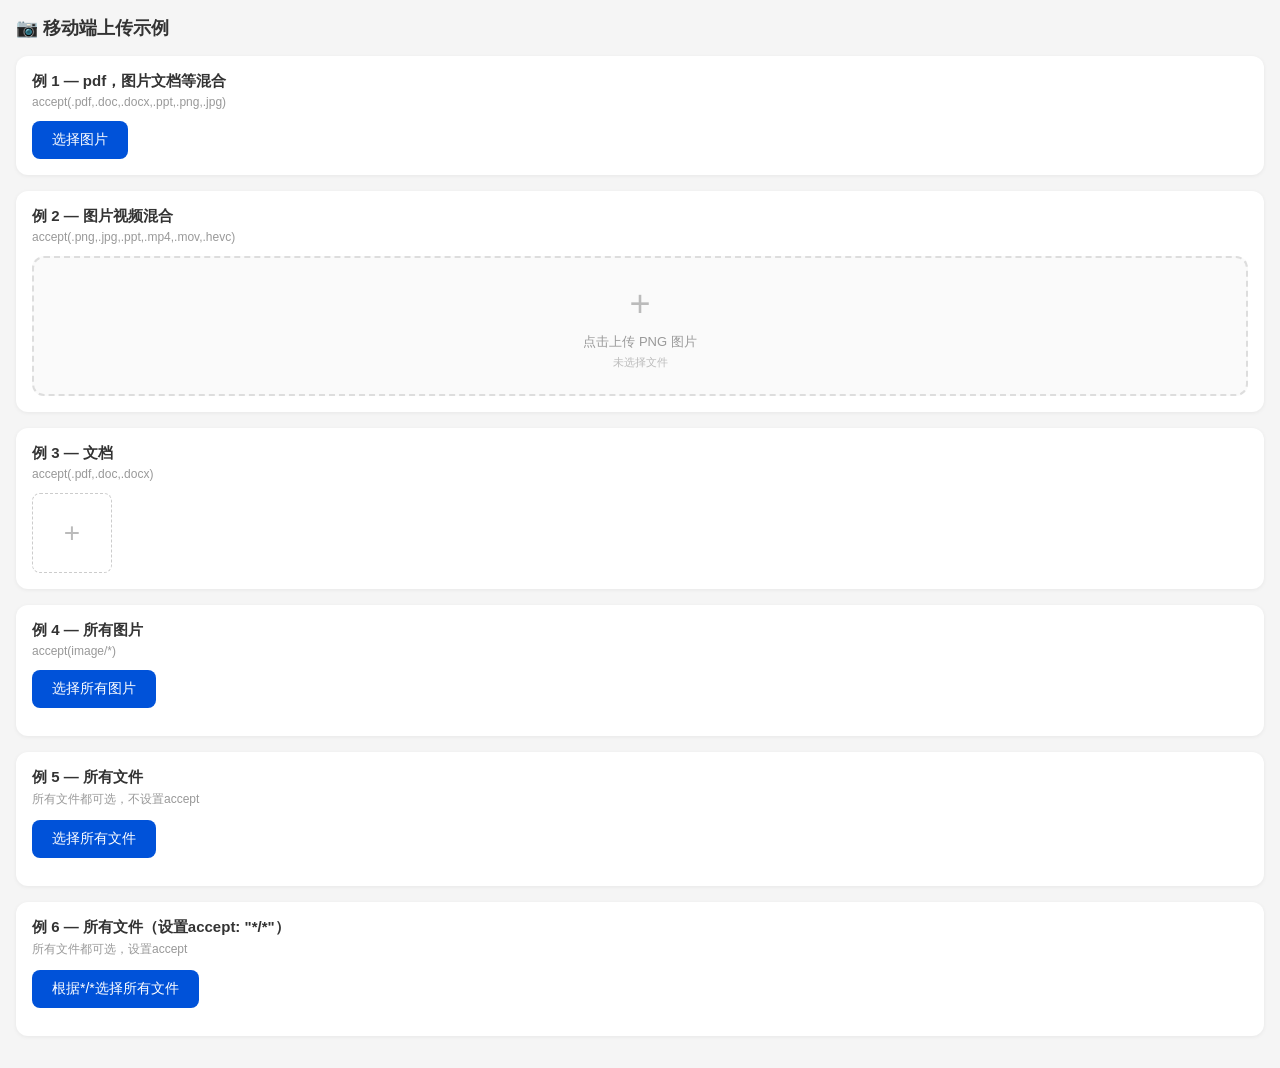
<file: indexzzz.html>
<!DOCTYPE html>
<html lang="zh-CN">
<head>
  <meta charset="UTF-8">
  <meta name="viewport" content="width=device-width, initial-scale=1.0, maximum-scale=1.0, user-scalable=no">
  <title>移动端上传示例</title>
  <style>
    *, *::before, *::after { box-sizing: border-box; margin: 0; padding: 0; }
    body {
      font-family: -apple-system, BlinkMacSystemFont, 'Segoe UI', Roboto, sans-serif;
      background: #f5f5f5;
      padding: 16px;
      -webkit-tap-highlight-color: transparent;
    }
    h2 { font-size: 18px; margin-bottom: 16px; color: #333; }

    /* ---- 公共卡片 ---- */
    .card {
      background: #fff;
      border-radius: 12px;
      padding: 16px;
      margin-bottom: 16px;
      box-shadow: 0 1px 4px rgba(0,0,0,.06);
    }
    .card-title { font-size: 15px; font-weight: 600; color: #333; margin-bottom: 4px; }
    .card-desc  { font-size: 12px; color: #999; margin-bottom: 12px; }

    /* ---- 隐藏原生 input ---- */
    input[type="file"] { display: none; }

    /* ---- 基础 btn ---- */
    .btn {
      display: inline-flex; align-items: center; justify-content: center;
      padding: 10px 20px; border-radius: 8px; font-size: 14px; border: none;
      cursor: pointer; transition: opacity .15s;
    }
    .btn:active { opacity: .7; }
    .btn-primary { background: #0052d9; color: #fff; }
    .btn-block  { width: 100%; }

    /* ---- 例 1：基础按钮 ---- */
    .example1 .upload-area { display: flex; align-items: center; gap: 12px; }
    .example1 .file-name { font-size: 13px; color: #666; word-break: break-all; }

    /* ---- 例 2：点击卡片区域上传 ---- */
    .upload-box {
      display: flex; flex-direction: column; align-items: center; justify-content: center;
      height: 140px; border: 2px dashed #ddd; border-radius: 12px;
      background: #fafafa; cursor: pointer; transition: border-color .2s;
    }
    .upload-box:active { border-color: #0052d9; }
    .upload-box .icon { font-size: 36px; color: #bbb; margin-bottom: 8px; }
    .upload-box .hint { font-size: 13px; color: #999; }
    .upload-box .sub-hint { font-size: 11px; color: #bbb; margin-top: 4px; }

    /* ---- 例 3：预览缩略图 ---- */
    .preview-row { display: flex; flex-wrap: wrap; gap: 8px; }
    .preview-item {
      width: 80px; height: 80px; border-radius: 8px; overflow: hidden;
      position: relative; border: 1px solid #eee;
    }
    .preview-item img { width: 100%; height: 100%; object-fit: cover; display: block; }
    .preview-item .del {
      position: absolute; top: 2px; right: 2px;
      width: 20px; height: 20px; border-radius: 50%;
      background: rgba(0,0,0,.5); color: #fff; font-size: 12px; line-height: 20px;
      text-align: center; cursor: pointer;
    }
    .add-btn {
      width: 80px; height: 80px; border: 1px dashed #ccc; border-radius: 8px;
      display: flex; align-items: center; justify-content: center;
      font-size: 28px; color: #bbb; cursor: pointer;
    }
    .add-btn:active { border-color: #0052d9; color: #0052d9; }

    /* ---- 例 4：拍照 & 相册 ---- */
    .action-sheet { display: flex; gap: 10px; }
    .action-sheet .btn { flex: 1; }

    /* ---- 例 5：多选 + 列表 ---- */
    .file-list { list-style: none; }
    .file-list li {
      display: flex; align-items: center; justify-content: space-between;
      padding: 10px 0; border-bottom: 1px solid #f0f0f0; font-size: 13px; color: #555;
    }
    .file-list li:last-child { border-bottom: none; }
    .file-list .size { color: #aaa; font-size: 12px; margin-left: 8px; white-space: nowrap; }
  </style>
</head>
<body>

<h2>📷 移动端上传示例</h2>

<!-- ==================== 例 1：基础按钮上传 ==================== -->
<div class="card example1">
  <div class="card-title">例 1 — pdf，图片文档等混合</div>
  <div class="card-desc">accept(.pdf,.doc,.docx,.ppt,.png,.jpg)</div>
  <div class="upload-area">
    <label class="btn btn-primary" for="file1">选择图片</label>
    <input id="file1" type="file" accept=".pdf,.doc,.docx,.ppt,.png,.jpg">
    <span class="file-name" id="fileName1"></span>
  </div>
</div>

<!-- ==================== 例 2：点击卡片区域上传 ==================== -->
<div class="card">
  <div class="card-title">例 2 — 图片视频混合</div>
  <div class="card-desc">accept(.png,.jpg,.ppt,.mp4,.mov,.hevc)</div>
  <label for="file2">
    <div class="upload-box">
      <span class="icon">+</span>
      <span class="hint">点击上传 PNG 图片</span>
      <span class="sub-hint" id="fileHint2">未选择文件</span>
    </div>
  </label>
  <input id="file2" type="file" accept=".png,.jpg,.ppt,.mp4,.mov,.hevc">
</div>

<!-- ==================== 例 3：多张上传 + 缩略图预览 ==================== -->
<div class="card">
  <div class="card-title">例 3 — 文档</div>
  <div class="card-desc">accept(.pdf,.doc,.docx)</div>
  <div class="preview-row" id="previewRow">
    <label for="file3" class="add-btn">+</label>
  </div>
  <input id="file3" type="file" accept=".pdf,.doc,.docx" multiple>
</div>

<!-- ==================== 例 4：拍照 / 相册分开 ==================== -->
<div class="card">
  <div class="card-title">例 4 — 所有图片</div>
  <div class="card-desc">accept(image/*)</div>
  <label class="btn btn-primary" for="fileAlbum">选择所有图片</label>
  <div class="action-sheet">
    <input id="fileAlbum" type="file" accept="image/*">
  </div>
  <div id="cameraResult" style="margin-top:12px;font-size:13px;color:#666;"></div>
</div>

<!-- ==================== 例 5：多选列表展示 ==================== -->
<div class="card">
  <div class="card-title">例 5 — 所有文件</div>
  <div class="card-desc">所有文件都可选，不设置accept</div>
  <label class="btn btn-primary" for="file5">选择所有文件</label>
  <input id="file5" type="file">
  <ul class="file-list" id="fileList" style="margin-top:12px;"></ul>
</div>

<div class="card">
  <div class="card-title">例 6 — 所有文件（设置accept: "*/*"）</div>
  <div class="card-desc">所有文件都可选，设置accept</div>
  <label class="btn btn-primary" for="file6">根据*/*选择所有文件</label>
  <input id="file6" accept="*/*" type="file">
  <ul class="file-list" id="fileList" style="margin-top:12px;"></ul>
</div>

</body>
</html>
</file>
